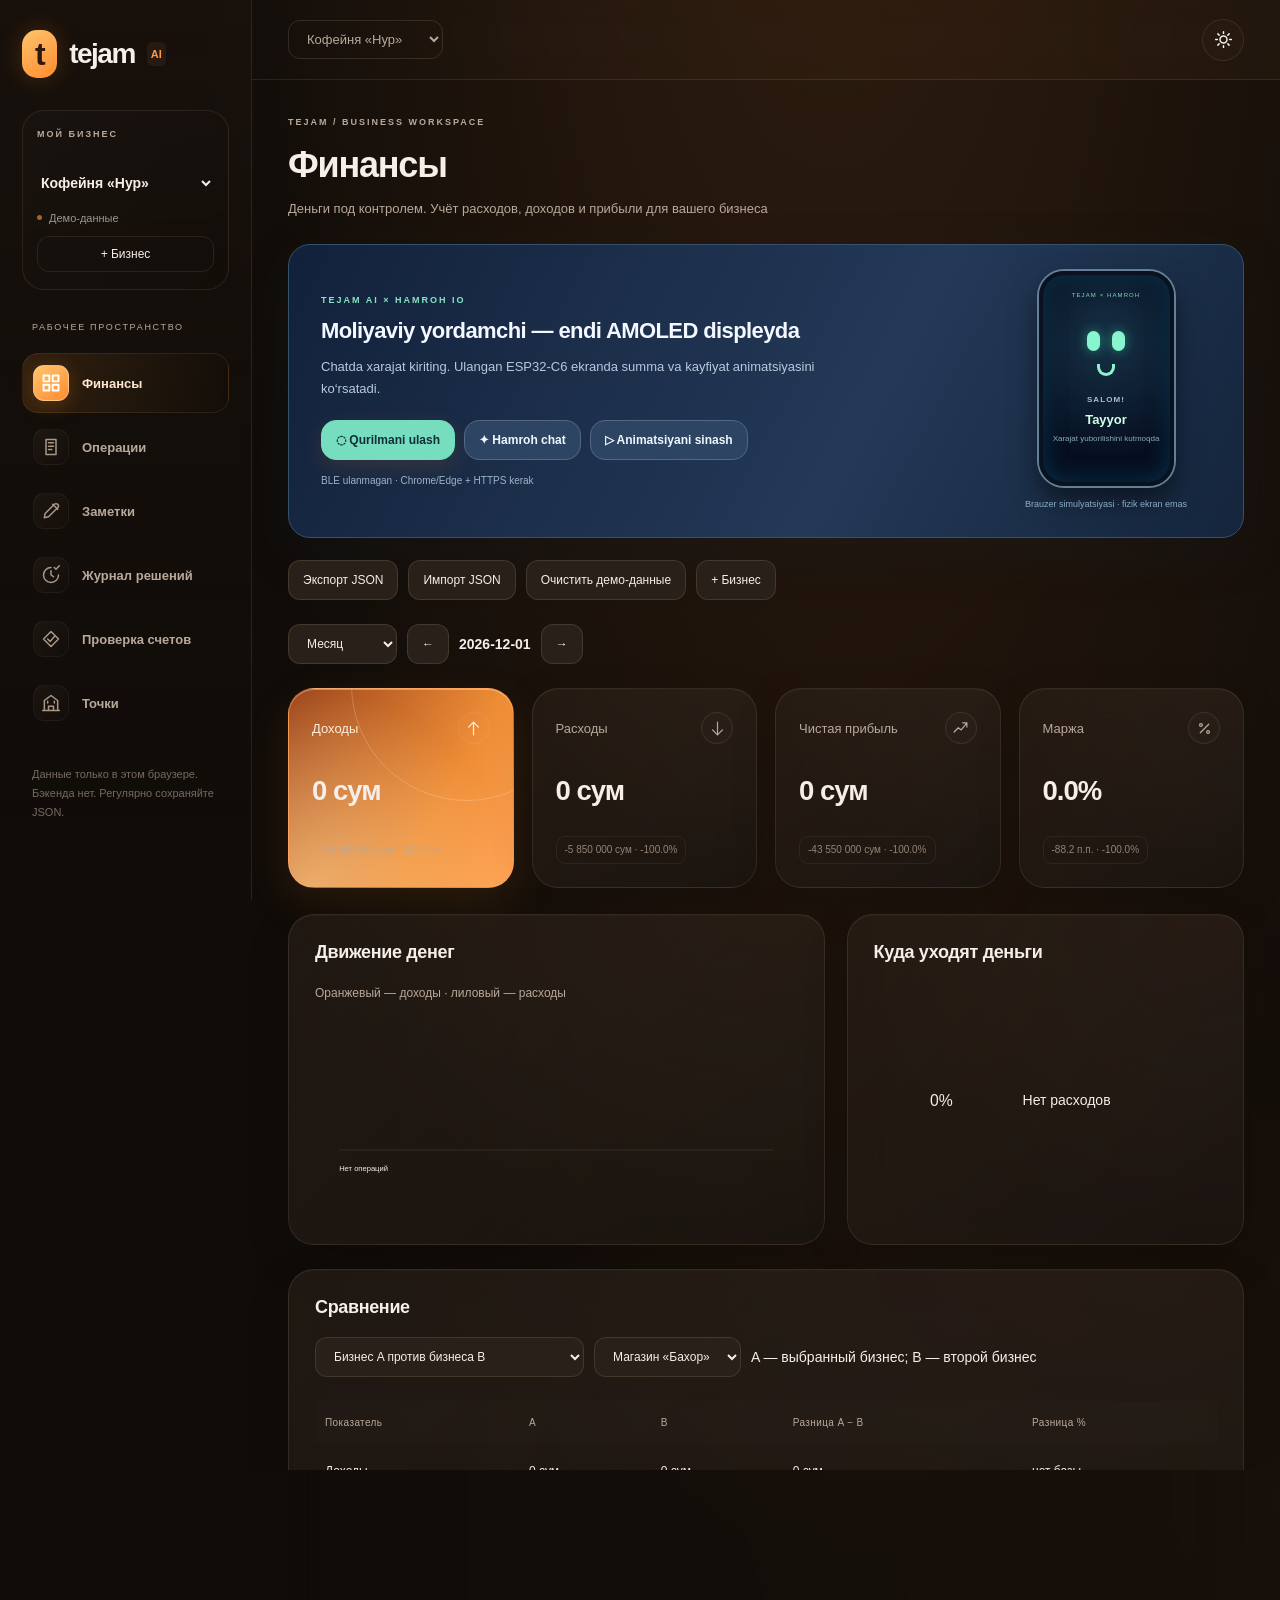
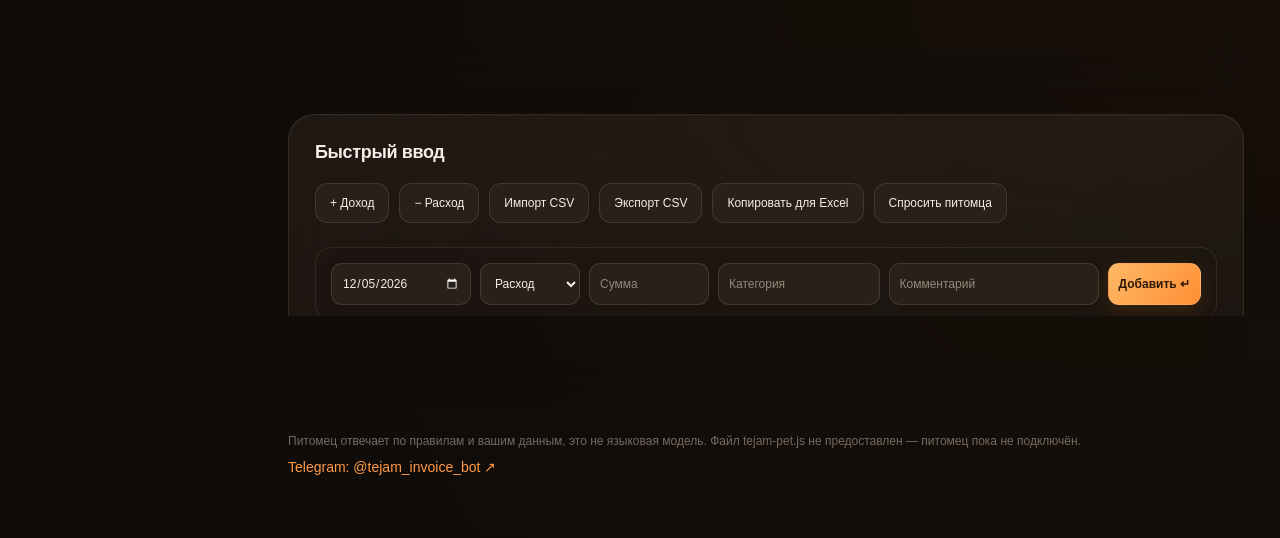
<file: index.html>
<!doctype html><html lang="ru"><head><meta charset="utf-8"><meta name="viewport" content="width=device-width,initial-scale=1"><title>Tejam AI · Финансы бизнеса</title><link rel="stylesheet" href="style.css"><link rel="stylesheet" href="stage.css"><link rel="stylesheet" href="polish.css"><link rel="stylesheet" href="finance.css"><link rel="stylesheet" href="hamroh.css"></head><body><div id="app"></div><script src="tejam-pet.js"></script><script type="module" src="app.js"></script></body></html>
</file>
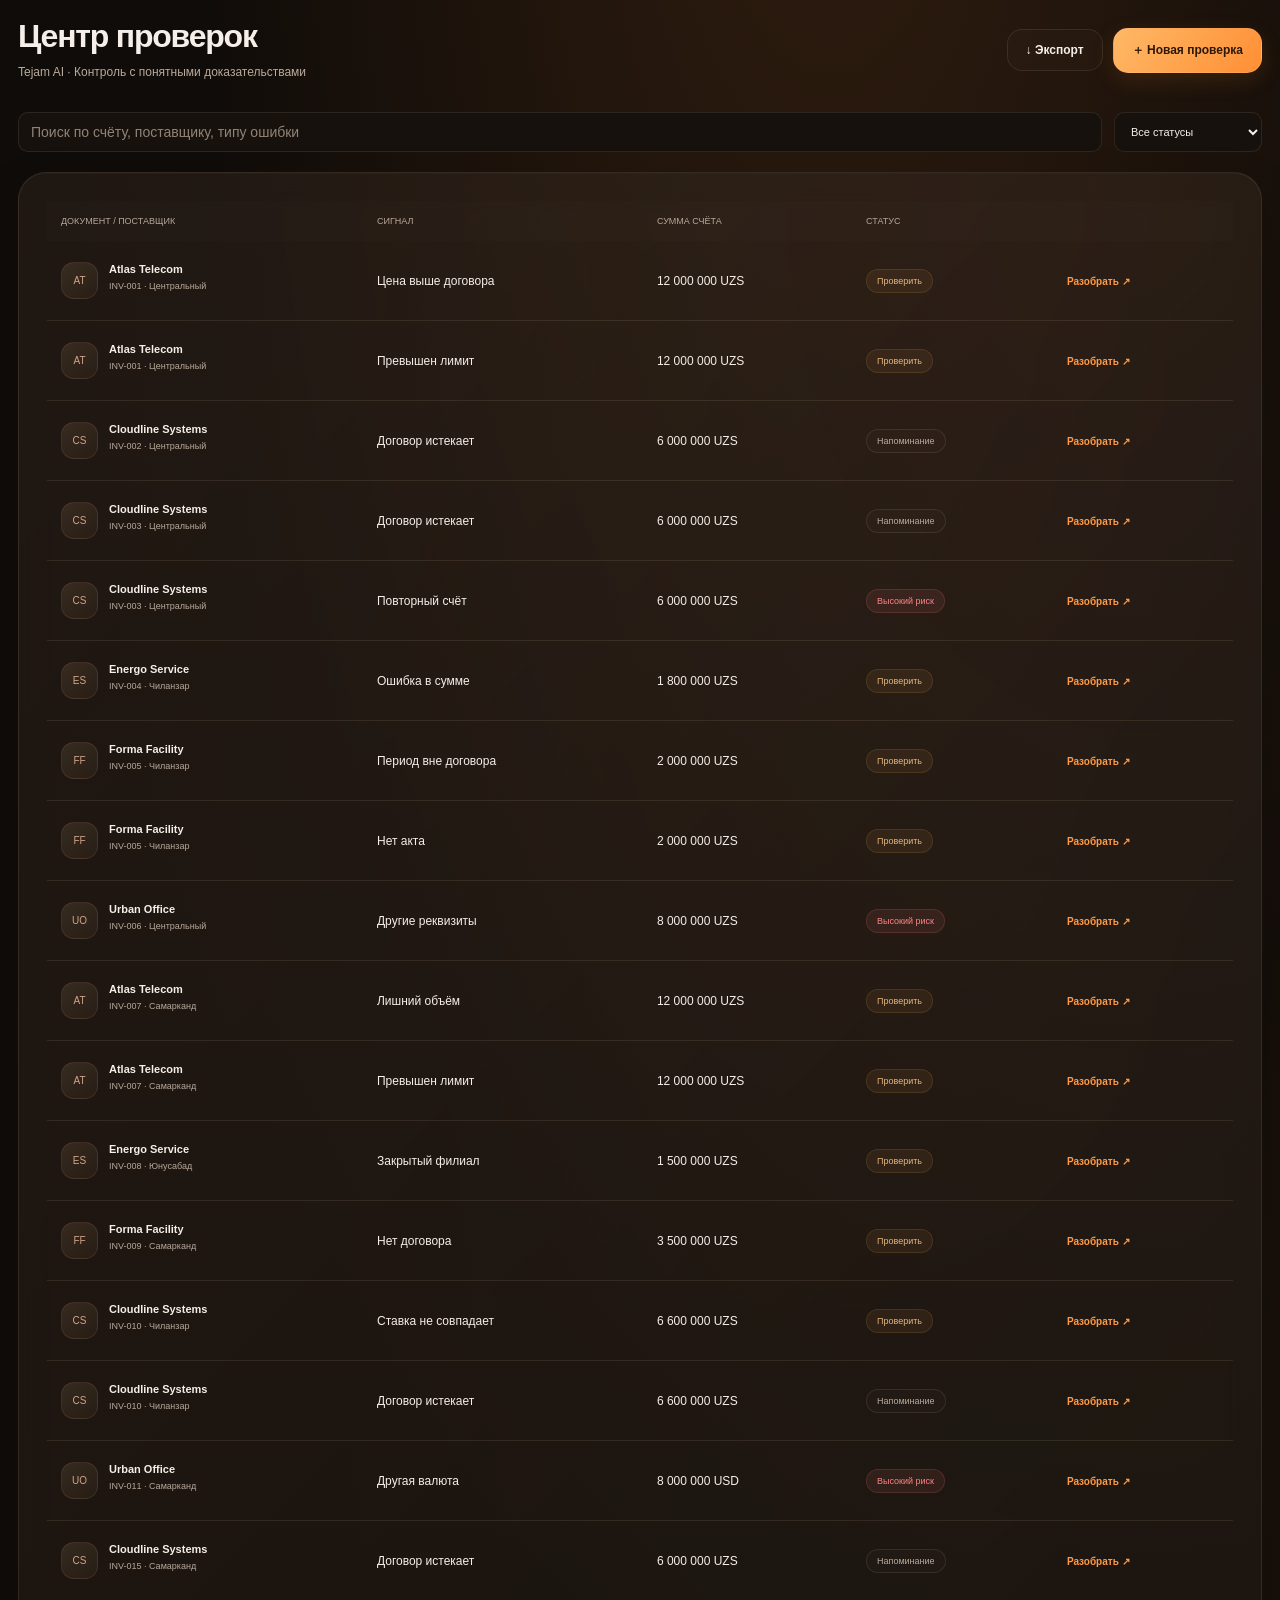
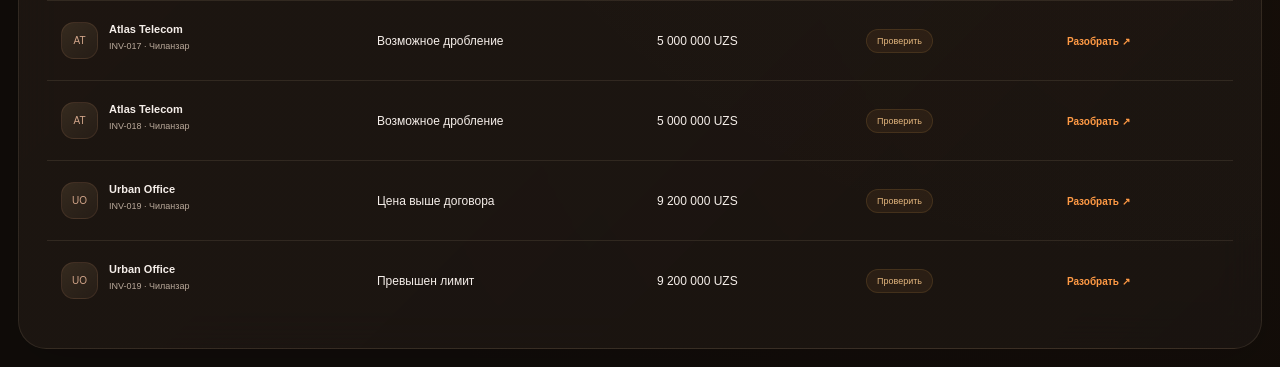
<file: checks/index.html>
<!doctype html><html lang="ru"><head><meta charset="UTF-8"><meta name="viewport" content="width=device-width,initial-scale=1"><meta name="theme-color" content="#100b08"><title>Tejam AI · Контроль расходов</title><link rel="stylesheet" href="style.css"><link rel="stylesheet" href="stage.css"><link rel="stylesheet" href="polish.css"><script src="assets/qrcode.min.js"></script><script src="assets/pdf.min.js"></script></head><body><div id="app"></div><div id="assistantroot"></div><dialog id="modal"></dialog><div id="toast" role="status"></div><script type="module" src="app.js"></script></body></html>
</file>
<file: style.css>
:root{--blue:#245afa;--navy:#122441;--muted:#8290a6;--line:#e9edf4;--mint:#b8f1d6}*{box-sizing:border-box}body{margin:0;background:#f5f7fb;color:var(--navy);font:14px Manrope,Arial,sans-serif}button,input,select,textarea{font:inherit}button,a,input,select{outline-offset:4px}button{cursor:pointer;border:0;background:none;color:inherit}a{color:var(--blue);text-decoration:none}button:hover{filter:brightness(.96)}aside{position:fixed;inset:0 auto 0 0;width:230px;background:white;border-right:1px solid var(--line);padding:28px 18px;display:flex;flex-direction:column;z-index:5}.logo{font-size:28px;font-weight:800;letter-spacing:-1.5px;display:flex;align-items:center;gap:10px}.logo b{background:var(--blue);color:white;border-radius:12px;padding:0 13px;font-size:32px}.logo small{font-size:11px;letter-spacing:0;color:var(--blue);background:#edf2ff;padding:4px;border-radius:5px}.workspace{margin:30px 0 26px;padding:12px;border:1px solid var(--line);border-radius:12px;display:flex;gap:10px}.workspace small,.profile small{display:block;color:var(--muted);font-size:11px;margin-top:4px}.navlabel{font-size:10px;letter-spacing:1.8px;color:#97a2b4;margin:0 12px 10px}.nav button{display:flex;gap:12px;align-items:center;text-align:left;width:100%;padding:13px 12px;margin:3px 0;border-radius:9px;color:#738198;font-size:12px;font-weight:600}.nav button.active{background:#edf2ff;color:var(--blue)}.nav em{font-style:normal;font-size:17px;width:20px}.sidefoot{margin-top:auto;padding-top:30px}.sidepromo{background:#f0f5ff;border-radius:12px;padding:16px;font-size:12px;line-height:1.6}.sidepromo button{font-weight:800;color:var(--blue);padding:10px 0 0}.profile{border-top:1px solid var(--line);margin-top:20px;padding:18px 5px 0;display:flex;gap:12px;font-size:12px}.avatar{background:#e9def8;border-radius:50%;width:35px;height:35px;display:grid;place-items:center;color:#8b68ad}main{margin-left:230px}header{height:78px;display:flex;align-items:center;justify-content:space-between;padding:0 36px;border-bottom:1px solid var(--line);background:#ffffffb8;font-size:12px;color:#8b97aa}.live{color:#607888;display:flex;align-items:center;gap:8px}.dot{height:6px;width:6px;background:#28b787;border-radius:50%;display:inline-block}.content{padding:30px 36px;max-width:1600px;margin:auto}.pagehead{display:flex;align-items:center;justify-content:space-between;gap:20px;margin-bottom:25px}h1{font-size:28px;letter-spacing:-1px;margin:0 0 7px}h2{font-size:17px;letter-spacing:-.4px;margin:0}h3{font-size:15px;margin:0 0 8px}p{color:#78869b;line-height:1.7;margin:6px 0}.sub{font-size:12px;color:#8b97aa}.actions{display:flex;gap:10px;align-items:center}.btn{padding:12px 17px;border-radius:9px;background:white;border:1px solid #e1e7f0;font-size:12px;font-weight:700;display:inline-flex;align-items:center;justify-content:center;gap:8px}.btn.primary{background:var(--blue);color:white;border-color:var(--blue)}.btn.mint{background:var(--mint);color:#153c3c;border:0}.hero{position:relative;overflow:hidden;background:#101e39;border-radius:18px;color:white;padding:30px 34px;min-height:260px;display:flex;align-items:center}.hero img{position:absolute;width:55%;height:100%;right:0;top:0;object-fit:cover}.hero:after{content:'';position:absolute;inset:0;background:linear-gradient(90deg,#101e39 35%,transparent 85%);pointer-events:none}.hero-copy{position:relative;z-index:1;width:60%}.eyebrow{font-size:9px;letter-spacing:2px;font-weight:700;color:#a6c4eb;margin-bottom:14px;display:block}.hero h2{font-size:30px;line-height:1.3;letter-spacing:-1px}.hero p{font-size:12px;color:#a4b3cb;max-width:350px;margin:14px 0 20px}.kpis{display:grid;grid-template-columns:repeat(4,1fr);gap:16px;margin:22px 0}.kpi,.card{background:white;border:1px solid var(--line);border-radius:14px;padding:21px}.kpi .label{display:flex;justify-content:space-between;color:#7d8aa0;font-size:11px}.kpi strong{font-size:28px;letter-spacing:-1px;display:block;margin:13px 0 7px}.kpi small{font-size:10px;color:#94a0b2}.kpi:first-child{border-top:2px solid var(--blue)}.grid{display:grid;grid-template-columns:1.55fr 1fr;gap:20px;margin-bottom:20px}.cardhead{display:flex;justify-content:space-between;align-items:center;margin-bottom:22px}.tag{display:inline-flex;padding:5px 9px;border-radius:6px;background:#f1f4fa;color:#7c89a0;font-size:10px}.tag.high{background:#fff0ed;color:#d97464}.tag.medium{background:#fff7e7;color:#b78b37}.tag.low,.tag.confirmed{background:#eaf8f2;color:#389b78}.tag.dismissed{background:#eef2f7;color:#7e8b9c}.bars{height:180px;display:flex;align-items:flex-end;gap:18px;padding:0 10px;border-bottom:1px solid var(--line)}.baritem{flex:1;text-align:center;height:100%;display:flex;flex-direction:column;justify-content:flex-end;align-items:center;position:relative}.baritem .bar{width:60%;border-radius:7px 7px 0 0;background:#b9ccff;min-height:8px}.baritem:nth-child(2) .bar{background:var(--blue)}.baritem small{position:absolute;bottom:-23px;font-size:9px;color:#8390a6}.baritem span{font-size:9px;color:#8491a8;margin-bottom:7px}.chartspace{padding-bottom:25px}.donut{width:155px;height:155px;border-radius:50%;background:conic-gradient(#245afa 0 65%,#abc0fa 65% 83%,#e8eefb 83%);display:grid;place-items:center}.donut>div{background:white;width:117px;height:117px;border-radius:50%;display:flex;flex-direction:column;justify-content:center;align-items:center}.donut b{font-size:28px}.donut small{font-size:9px;color:#8b97aa}.risk{display:flex;gap:30px;align-items:center;justify-content:center;padding:12px 0}.legend div{font-size:11px;margin:13px 0}.legend i{display:inline-block;width:7px;height:7px;border-radius:2px;background:var(--blue);margin-right:7px}.tablewrap{overflow:auto}table{width:100%;border-collapse:collapse;text-align:left;white-space:nowrap}th{font-size:10px;color:#8b98ad;font-weight:500;background:#f9fafc;padding:12px}td{padding:15px 12px;border-bottom:1px solid #f0f3f8;font-size:11px}td strong{font-size:11px}td small{display:block;font-size:9px;color:#99a4b5;margin-top:5px}tr:last-child td{border:0}.textbtn{font-size:11px;color:var(--blue);font-weight:700}.summary{display:flex;align-items:center;gap:18px;margin:17px 0}.summary .square{background:#edf3ff;border-radius:10px;padding:12px;color:var(--blue)}.summary p{font-size:11px}.bankcard{position:relative;min-height:210px;overflow:hidden;background:#152642;color:white;border-radius:14px;margin-top:18px}.bankcard img{width:100%;height:100%;position:absolute;object-fit:cover;opacity:.56}.bankcard>div{position:relative;padding:25px;background:linear-gradient(0deg,#102139b8,transparent)}.bankcard p{color:#d9e5f5;font-size:11px;max-width:220px}.footer{font-size:10px;color:#9aa5b6;margin-top:26px;display:flex;justify-content:space-between;gap:20px}.filters{display:flex;gap:12px;margin-bottom:20px;flex-wrap:wrap}input,select,textarea{border:1px solid #dfe5ef;border-radius:8px;padding:11px 12px;color:var(--navy);background:white;min-width:0}input[type=search]{flex:1;min-width:200px}label{display:flex;flex-direction:column;gap:7px;font-size:11px;color:#73829a}label input,label select{width:100%}.formgrid{display:grid;grid-template-columns:1fr 1fr;gap:16px}.formgrid .wide{grid-column:1/-1}.checks{display:grid;grid-template-columns:repeat(2,1fr);gap:14px}.checkrow{display:flex;gap:14px;align-items:center;padding:18px;border:1px solid var(--line);border-radius:12px}.checkrow input{width:17px;height:17px;accent-color:var(--blue)}.checkrow small{font-size:11px;color:#8b97a8}.vendorgrid{display:grid;grid-template-columns:repeat(3,1fr);gap:18px}.vendorlogo{background:#eef3ff;color:var(--blue);width:48px;height:48px;display:grid;place-items:center;border-radius:12px;font-weight:800;margin-bottom:20px}.dropzone{display:block;width:100%;padding:45px 20px;border:1.5px dashed #a5baf5;background:#f6f8ff;border-radius:14px;text-align:center}.dropzone b{display:block;font-size:18px;margin:15px}.dropzone p{font-size:12px}.steps{display:grid;grid-template-columns:repeat(3,1fr);gap:20px}.step{padding:25px}.step .num{font-size:36px;color:#c7d7ff;font-weight:800}.step p{font-size:12px;min-height:85px}.notice{padding:15px 18px;background:#edf3ff;border-radius:10px;font-size:12px;color:#6481b8;line-height:1.7;margin-bottom:20px}dialog{border:0;border-radius:18px;box-shadow:0 30px 100px #10244033;width:min(680px,94vw);padding:28px;max-height:90vh;color:var(--navy)}dialog::backdrop{background:#0c1c3d66;backdrop-filter:blur(5px)}dialog h2{margin-bottom:16px}.modalhead{display:flex;justify-content:space-between;align-items:start}.modalhead button{font-size:24px}dialog .actions{justify-content:flex-end;margin-top:20px;flex-wrap:wrap}dialog textarea{width:100%;min-height:85px;margin-top:15px}.evidence{background:#f5f7fb;border-radius:10px;padding:20px;margin:20px 0;font-size:13px;line-height:1.8}.empty{text-align:center;padding:40px;color:#8b97aa}#toast{position:fixed;bottom:25px;left:50%;transform:translateX(-50%);background:#152b48;color:white;padding:14px 23px;border-radius:10px;z-index:30;display:none;font-size:12px}.mobilemenu{display:none}.about p,.about li{font-size:13px;line-height:1.9}.about li{margin-bottom:8px}.docpreview{white-space:pre-wrap;font:12px monospace;background:#f5f7fb;padding:18px;border-radius:10px;max-height:200px;overflow:auto}@media(min-width:1500px){.hero{min-height:300px}.hero h2{font-size:38px}}@media(max-width:1100px){.content{padding:25px}.grid{grid-template-columns:1.4fr 1fr}.hero h2{font-size:26px}.risk{gap:15px}.kpi strong{font-size:23px}.vendorgrid{grid-template-columns:repeat(2,1fr)}}@media(max-width:960px){aside{width:78px;padding:25px 12px}.logo>span,.logo small,.workspace,.navlabel,.nav span,.sidefoot{display:none}.logo b{padding:0 12px}.nav{margin-top:30px}.nav button{justify-content:center}.nav em{font-size:21px}main{margin-left:78px}.grid{grid-template-columns:1fr}.kpis{gap:10px}.kpi{padding:15px}.steps{grid-template-columns:1fr}.step p{min-height:0}}@media(max-width:680px){aside{display:none}aside.open{display:flex;width:230px;box-shadow:20px 0 100px #10244044}aside.open .logo>span,aside.open .logo small,aside.open .workspace,aside.open .navlabel,aside.open .nav span,aside.open .sidefoot{display:block}aside.open .nav button{justify-content:flex-start}aside.open .nav{margin:0}main{margin-left:0}header{padding:0 18px;height:65px}.mobilemenu{display:inline-block;font-size:20px;margin-right:10px}.content{padding:22px 16px}.pagehead{align-items:start;flex-wrap:wrap;gap:12px}h1{font-size:26px}.hero{padding:25px;min-height:330px;align-items:start}.hero-copy{width:92%}.hero h2{font-size:27px;max-width:250px}.hero img{width:80%;height:70%;top:auto;bottom:-40px;right:-60px}.hero:after{background:linear-gradient(120deg,#101e39 30%,transparent)}.hero p{max-width:230px}.kpis{grid-template-columns:1fr 1fr}.kpi strong{font-size:25px}.checks,.vendorgrid,.formgrid{grid-template-columns:1fr}.formgrid .wide{grid-column:auto}.card{padding:18px}.footer{flex-direction:column;gap:5px}.live{font-size:9px}.risk{justify-content:space-around}.actions{flex-wrap:wrap}.btn{padding:11px 14px}}
.grid>*{min-width:0}.card{min-width:0}.hero img{mask-image:linear-gradient(90deg,transparent,#000 25%)}@media(max-width:680px){header>div{max-width:60%}.hero img{opacity:.65}.hero p{color:#bac7db}.bars{gap:9px}.baritem small{font-size:8px}}
.bankcard .btn{color:#122441}
</file>
<file: stage.css>
:root{--blue:#ff9565;--navy:#f5eee9;--muted:#ac9b90;--line:#ffffff13;--mint:#ffb18b;--bg:#130e0b;--panel:#231b17;--panel2:#30231c;--text:#f5eee9;--soft:#b6a397;--stroke:#ffffff16;--orange:#ff9565;--success:#d7f78a;--danger:#fa8585;--input:#1b1410;color-scheme:dark}
:root[data-theme=light]{--navy:#352319;--bg:#f3ece5;--panel:#fffaf5;--panel2:#f0dfd1;--text:#352319;--soft:#826b5b;--muted:#826b5b;--line:#63462a1a;--stroke:#63462a25;--input:#fff9f3;--success:#526c19;--danger:#b72d3b;color-scheme:light}
body{background:radial-gradient(ellipse at 85% 0,#9c503025,transparent 45%),var(--bg);color:var(--text)}button,a,input,select,textarea{transition:background .18s,color .18s,box-shadow .18s}button:focus-visible,a:focus-visible,input:focus-visible,select:focus-visible,textarea:focus-visible{outline:2px solid var(--orange);outline-offset:4px}p{color:var(--soft)}aside{background:linear-gradient(140deg,#ffffff02,transparent),var(--bg);border-color:var(--stroke);padding:30px 18px;width:225px}.logo b{background:linear-gradient(130deg,#ffc17d,#f47c58);color:#30180c;box-shadow:0 6px 25px #e9784220}.logo small{color:var(--orange);background:#ff956512}.workspace{background:#ffffff02;border-color:var(--stroke);color:var(--soft);font-size:11px;margin:30px 0;padding:14px 10px}.workspace b{color:var(--text)}.workspace small{font-size:9px}.navlabel{font-size:9px;color:var(--soft)}.nav button{color:var(--soft);font-size:11px;border:1px solid transparent;padding:12px 10px}.nav button:hover{background:#ff956508;color:var(--text)}.nav button.active{color:var(--orange);background:linear-gradient(90deg,#ff95651d,#ff956505);border-color:#ff95651d}.nav em{display:flex;align-items:center;justify-content:center}.sidepromo{background:linear-gradient(125deg,#ff956514,transparent);border:1px solid var(--stroke);border-radius:17px;color:var(--soft);font-size:11px}.sidepromo b{color:var(--text)}.sidepromo button,.textbtn,a{color:var(--orange)}.profile{border-color:var(--stroke)}.avatar{background:#ff956519;color:var(--orange)}main{margin-left:225px}header{background:#ffffff01;border-color:var(--stroke);height:80px;color:var(--soft);padding:0 34px;backdrop-filter:blur(12px)}.toptools{display:flex;align-items:center;gap:18px}.live{color:var(--soft);font-size:10px}.dot{background:var(--orange)}.themebtn{border:1px solid var(--stroke);background:var(--panel);border-radius:50%;height:36px;width:36px;display:grid;place-items:center;color:var(--soft)}.content{padding:32px 34px;max-width:1600px}.pagehead{margin-bottom:22px}h1{font-size:29px;font-weight:600;letter-spacing:-1px}.sub{color:var(--soft);font-size:11px}h2{font-weight:600;font-size:16px}.btn{border-color:var(--stroke);background:#ffffff04;color:var(--text);border-radius:11px;font-weight:600;padding:11px 15px;font-size:11px}.btn.primary{background:linear-gradient(120deg,#ffa669,#f17e5b);color:#2a170e;border:1px solid #ffbb8a30;box-shadow:0 5px 18px #f2814b15}.btn.mint{background:var(--orange);color:#2b170f}.btn:hover{box-shadow:0 6px 22px #00000018;filter:brightness(1.06)}.card,.kpi{background:linear-gradient(135deg,#ffffff04,#ffffff00),var(--panel);border:1px solid var(--stroke);border-radius:22px;box-shadow:0 16px 40px #00000018;backdrop-filter:blur(20px);padding:24px}.cardhead{margin-bottom:22px}.cardhead .eyebrow{margin-bottom:8px}.eyebrow{font-size:8px;letter-spacing:2px;color:var(--soft)}.dashwelcome{display:flex;justify-content:space-between;align-items:center;margin:7px 0 22px}.dashwelcome>.eyebrow{margin:0}.pillnav{background:#ffffff04;border:1px solid var(--stroke);border-radius:30px;padding:5px;display:flex;gap:3px}.pillnav button{padding:9px 15px;border-radius:20px;font-size:10px;color:var(--soft)}.pillnav .selected{background:#f0d3bc;color:#2a1c15}.kpis{margin:0 0 11px;gap:15px}.kpi{padding:20px;overflow:hidden;position:relative;min-height:151px}.kpi:first-child{border:1px solid #ffad7840}.kpi.gradient{background:radial-gradient(ellipse at 0% 100%,#ffd1ac99,transparent 65%),linear-gradient(120deg,#a44732,#ec7754 65%,#c25137);color:#fff5ea}.kpi.gradient .label,.kpi.gradient small{color:#ffe3d2}.kpi.gradient:after{content:'';position:absolute;width:170px;height:170px;right:-70px;top:-70px;border-radius:50%;border:1px solid #ffffff22;box-shadow:0 0 0 22px #ffffff06,0 0 0 44px #ffffff04;pointer-events:none}.kpi .label{color:var(--soft);font-size:11px;align-items:center}.metricicon{border:1px solid #ffffff17;border-radius:50%;width:27px;height:27px;display:grid;place-items:center}.metricicon svg{width:14px;height:14px}.kpi strong{font-size:32px;font-weight:500;letter-spacing:-1.2px;margin:12px 0}.kpibottom{display:flex;align-items:center;justify-content:space-between;gap:8px}.kpi small{font-size:9px;color:var(--soft)}.percent{font-size:9px;padding:3px 6px;border:1px solid #e5bca533;border-radius:5px;white-space:nowrap;color:inherit;background:#ffffff08}.metricnote{font-size:10px;color:var(--soft);margin:10px 0 23px;line-height:1.8}.analyticsgrid{display:grid;grid-template-columns:minmax(0,1.65fr) minmax(0,1fr);gap:20px;margin-bottom:20px}.area-wrap{position:relative;padding-top:35px}.area{display:block;width:100%;height:auto;color:var(--text);overflow:visible}.charttip{position:absolute;right:5%;top:0;border:1px solid var(--stroke);background:var(--panel2);border-radius:10px;padding:10px 13px;display:flex;gap:13px;align-items:center;box-shadow:0 8px 25px #00000020;font-size:12px;pointer-events:none}.charttip small{font-size:10px;color:var(--soft)}.chartpoint{cursor:pointer}.chartpoint:focus{outline:none;stroke:var(--orange);stroke-width:1}.chartcaption{display:flex;justify-content:space-between;gap:15px;color:var(--soft);font-size:9px;margin-top:8px}.summarycard{background:radial-gradient(ellipse at 100% 0,#ce754a33,transparent 65%),var(--panel);display:flex;flex-direction:column;justify-content:space-between}.roundicon{width:35px;height:35px;border:1px solid var(--stroke);border-radius:50%;display:grid;place-items:center;color:var(--orange)}.summarycard .cardhead{margin-bottom:5px}.summarycard p{font-size:12px}.bigmoney{font-size:37px;font-weight:500;letter-spacing:-1.5px;margin:10px 0}.bigmoney small{font-size:13px;font-weight:400;letter-spacing:0;color:var(--soft)}.returnline{display:flex;justify-content:space-between;font-size:10px;padding:15px 0;margin-top:8px;border-top:1px solid var(--stroke)}.returnline b{color:var(--success)}.summarycard>.btn{justify-content:space-between;margin:5px 0 10px}.summarycard>small{font-size:9px;color:var(--soft)}.splitcontent{display:flex;align-items:center;gap:30px;justify-content:space-around;padding:10px 0}.donut{width:180px;height:180px;flex-shrink:0}.donut>div{width:145px;height:145px;background:var(--panel);gap:3px}.donut b{font-size:24px;font-weight:500}.donut small{color:var(--soft);font-size:10px}.splitlegend{min-width:180px}.splitlegend>div{display:grid;grid-template-columns:1fr auto;gap:6px 20px;font-size:11px;padding:8px 0}.splitlegend span{color:var(--soft)}.splitlegend i{display:inline-block;height:7px;width:7px;border-radius:50%;margin-right:7px}.splitlegend small{grid-column:1/-1;color:var(--soft);font-size:9px;padding-left:14px}.bars{height:175px;padding:0 7px;gap:16px;border-color:var(--stroke)}.baritem .bar,.baritem:nth-child(2) .bar{width:65%;background:linear-gradient(0deg,#6f4537,#a3664c);border:1px solid #dca57a16;border-radius:12px 12px 4px 4px}.baritem .bar.highlight{background:linear-gradient(0deg,#ed7852,#ffd0a2);box-shadow:0 0 30px #fc8f5020}.baritem span,.baritem small{color:var(--soft)}.baritem span{font-size:10px}.baritem small{font-size:9px}.dashboardbottom{display:flex;justify-content:space-between;align-items:center;gap:20px;padding:25px 5px;margin-top:8px}.dashboardbottom b{font-size:12px;font-weight:500}.dashboardbottom p{font-size:11px}.tag{background:#b8947610;color:#d6b49d;border:1px solid #b894761c;border-radius:20px;font-size:9px;padding:5px 9px}.tag.high{background:#ef757518;color:var(--danger);border-color:#ef75752a}.tag.medium{background:#f8ae5412;color:#e5b77e;border-color:#f8ae5420}.tag.low{background:#ffffff04;color:var(--soft);border-color:var(--stroke)}.tag.confirmed{color:var(--success);background:#b8d8640d;border-color:#b8d8642b}.tag.dismissed{background:#ffffff04;color:var(--soft)}.tag.requested{background:#e3ac7810;color:#d7ae87}.sim{font-size:9px;font-weight:400;letter-spacing:0;display:inline-block;border:1px solid var(--stroke);background:#ffffff05;border-radius:5px;padding:3px 6px;color:var(--soft);vertical-align:middle}table{color:var(--text)}th{background:#ffffff02;color:var(--soft);padding:12px;font-size:9px}td{border-color:var(--stroke);font-size:11px;padding:17px 12px}td small{color:var(--soft)}td .textbtn{font-size:10px}.tableavatar{float:left;display:grid;place-items:center;width:33px;height:33px;border-radius:11px;margin-right:11px;background:#df9b7215;border:1px solid #df9b7220;color:#d2a58a;font-size:10px}.tablewrap tr:hover{background:#ffffff02}.notice{background:#e8a47908;color:var(--soft);border:1px solid #e8a47918;border-radius:16px;font-size:11px;padding:17px 20px}.footer{color:var(--soft);font-size:9px;padding-bottom:20px}input,select,textarea{background:var(--input);border-color:var(--stroke);color:var(--text);border-radius:10px}input::placeholder,textarea::placeholder{color:var(--soft);opacity:.75}label{color:var(--soft)}.filters select{font-size:11px}.checkrow{border-color:var(--stroke);background:#ffffff02}.checkrow input{accent-color:var(--orange)}.checkrow small{color:var(--soft)}.vendorgrid{grid-template-columns:repeat(3,minmax(0,1fr))}.vendorlogo{background:#ff956512;color:var(--orange);border:1px solid #ff956520}.evidence{background:var(--input);color:var(--text);border:1px solid var(--stroke);border-radius:15px}.evidence blockquote{margin:15px 0;border-left:2px solid var(--orange);padding:12px 15px;background:#ff956509;color:var(--soft);font-size:12px}.hero{background:radial-gradient(ellipse at 90% 50%,#a0492f55,transparent 70%),var(--panel2);border:1px solid var(--stroke);border-radius:24px}.hero img,.hero:after{display:none}.hero-copy{width:100%}.hero h2{color:var(--text)}.hero p{color:var(--soft)}.hero .eyebrow{color:var(--orange)}.step .num{color:#e99c6c;font-weight:500}.dropzone{background:#ff956506;border-color:#ff956555;color:var(--text)}.dropzone>span{color:var(--orange)!important}.dropzone p{color:var(--soft)}.empty{color:var(--soft)}.about p,.about li{color:var(--soft)}.about h3{margin-top:24px}.bankcard{display:none}
.moduleintro{display:flex;justify-content:space-between;align-items:center;margin:25px 0}.moduleintro h2{font-size:26px;letter-spacing:-1px}.moduleintro p{font-size:12px}.contractcard .cardhead{margin-bottom:20px}.contractcard .vendorlogo{width:34px;height:34px;font-size:11px;margin:0;border-radius:10px}.contractcard p{font-size:11px}.contractprice{font-size:27px;margin:22px 0;font-weight:500;letter-spacing:-1px}.contractprice small{font-size:10px;color:var(--soft);letter-spacing:0}.contractterms{display:grid;grid-template-columns:1fr 1fr;gap:17px;margin-bottom:25px}.contractterms div{display:flex;flex-direction:column;gap:6px}.contractterms span{font-size:10px;color:var(--soft)}.contractterms b{font-size:11px;font-weight:500}.contractcard .actions{flex-wrap:nowrap}.contractcard .actions .primary{flex:1}.contractupload{margin-top:17px}.readergrid{display:grid;grid-template-columns:1.1fr 1fr;gap:24px;margin:22px 0}.sourcepaper{background:var(--input);border:1px solid var(--stroke);padding:18px;border-radius:15px;font-size:12px}.sourcepaper p{margin:0 0 10px;line-height:1.8;color:var(--soft)}mark{background:#ff956517;color:var(--text);padding:2px 3px;box-decoration-break:clone}.extracted>div{padding:12px 0;border-bottom:1px solid var(--stroke);display:flex;flex-direction:column;gap:6px}.extracted span{font-size:10px;color:var(--soft)}.extracted b{font-size:12px;font-weight:500;line-height:1.7}.contractlangs{justify-content:flex-start!important}.confirmcheck{display:flex;flex-direction:row;align-items:center;line-height:1.6;gap:12px}.confirmcheck input{width:18px;height:18px;flex-shrink:0}.docpreview{background:var(--input);color:var(--soft);white-space:pre-wrap;max-height:520px;font-size:11px;line-height:1.8}.formgrid textarea{margin:0;min-height:65px}.wide-modal{width:min(1000px,96vw)}
.branchgrid{display:grid;grid-template-columns:repeat(2,minmax(0,1fr));gap:20px}.branchvisual{height:150px;background:radial-gradient(ellipse at 65% 40%,#f9ab6e1f,transparent),#ffffff02;border:1px solid var(--stroke);position:relative;border-radius:15px;margin-bottom:22px;overflow:hidden;color:#bc8864}.branchvisual svg{position:absolute;height:125px;width:230px;right:5px;bottom:-8px;opacity:.5}.branchcode{position:absolute;top:18px;left:18px;font-size:10px;letter-spacing:2px;color:var(--soft)}.branchvisual .tag{position:absolute;left:17px;bottom:17px}.branch.closed .branchvisual{filter:grayscale(1);opacity:.5}.branch .cardhead{margin-bottom:0}.branch p{font-size:11px}.branchamount{display:block;font-size:29px;font-weight:500;margin:20px 0}.branchamount small{font-size:12px;color:var(--soft)}.branchmetrics{display:flex;gap:20px;color:var(--soft);font-size:11px;border-top:1px solid var(--stroke);padding:15px 0}.branch>.btn{margin-top:8px}
.recoveryhero{background:radial-gradient(ellipse at 0% 0,#bd6b4030,transparent 70%),var(--panel);display:flex;align-items:center;justify-content:space-between;gap:25px;margin-bottom:20px;padding:32px}.recoveryhero h2{font-size:27px;line-height:1.35;letter-spacing:-.8px}.recoveryhero p{font-size:12px}.recoveryhero strong{display:block;font-size:45px;font-weight:500;letter-spacing:-1.5px;margin:10px 0}.recoveryhero strong small{font-size:14px;color:var(--soft)}.recoveryhero>div>span:last-child{font-size:10px;color:var(--soft)}.funnel{display:grid;grid-template-columns:repeat(3,1fr);gap:18px;margin:22px 0}.funnel strong{font-size:28px;font-weight:500}.funnel strong small{font-size:12px;color:var(--soft)}.funnel p{font-size:11px}.successcard{background:linear-gradient(130deg,#b5dd7410,transparent),var(--panel);border-color:#bedc6a25}.successcard strong,.returned{color:var(--success)}.claimtext{min-height:320px!important;font-size:12px;line-height:1.8}
.chatfab{position:fixed;bottom:26px;right:26px;z-index:20;width:58px;height:58px;display:grid;place-items:center;border-radius:50%;background:linear-gradient(130deg,#ffc28b,#ef7956);color:#352015;box-shadow:0 8px 35px #0005;border:1px solid #ffbd8c70;animation:breathe 3s ease-in-out infinite}.chatfab svg{width:25px;height:25px}.chatfab.isopen{font-size:26px;animation:none}.chatpanel{position:fixed;right:26px;bottom:96px;width:400px;height:min(690px,calc(100dvh - 125px));z-index:21;display:flex;flex-direction:column;background:var(--panel);border:1px solid var(--stroke);border-radius:24px;box-shadow:0 30px 90px #0008;overflow:hidden}.chatheader{padding:20px;border-bottom:1px solid var(--stroke);display:flex;justify-content:space-between;align-items:center}.chatheader .eyebrow{margin-bottom:7px;font-size:7px}.chatheader h2{font-size:17px}.chatheader>button{font-size:25px;color:var(--soft)}.chatmessages{padding:18px;overflow-y:auto;flex:1;min-height:100px;display:flex;flex-direction:column;gap:12px;scroll-behavior:smooth}.chatmessage{padding:13px 15px;border-radius:15px;font-size:11px;line-height:1.8;overflow-wrap:anywhere}.chatmessage.assistant{background:#ff956509;border:1px solid #ff956514;color:var(--text);border-top-left-radius:4px;align-self:start}.chatmessage.user{background:#ffffff07;color:var(--soft);border:1px solid var(--stroke);align-self:end;border-top-right-radius:4px;max-width:90%}.chatlinks{display:flex;flex-wrap:wrap;gap:6px;margin-top:12px}.chatlinks button{font-size:10px;border:1px solid #ff956525;background:#ff956509;color:var(--orange);padding:5px 7px;border-radius:7px;text-align:left}.quicks{display:flex;gap:6px;padding:10px 16px;overflow-x:auto;flex-shrink:0}.quicks button{white-space:nowrap;font-size:9px;border:1px solid var(--stroke);padding:7px 9px;border-radius:20px;color:var(--soft)}#chatform{display:flex;gap:10px;padding:0 16px 12px}#chatinput{min-width:0;flex:1;font-size:11px;border-radius:25px;padding:12px 15px}#chatform button{border-radius:50%;width:40px;height:40px;background:var(--orange);color:#29180d;font-size:22px;flex-shrink:0}.telegramrow{padding:12px 18px;border-top:1px solid var(--stroke);display:flex;align-items:center;gap:15px}.telegramrow a{font-size:11px;font-weight:600}.telegramrow small{display:block;color:var(--soft);font-size:9px;line-height:1.7;margin-top:5px}#telegramqr{padding:8px;background:white;border-radius:7px;width:96px;height:96px;flex-shrink:0}#telegramqr img,#telegramqr canvas{max-width:100%;display:block}#toast{background:var(--panel2);color:var(--text);border:1px solid var(--stroke);z-index:100;max-width:min(90vw,600px);bottom:30px;box-shadow:0 10px 40px #0005}dialog{color:var(--text);background:var(--panel);border:1px solid var(--stroke);border-radius:24px;box-shadow:0 30px 100px #0009}dialog::backdrop{background:#080503bb;backdrop-filter:blur(8px)}dialog h2{font-weight:600}dialog p{font-size:12px}dialog textarea{background:var(--input)}.modalhead>h2{font-size:12px;color:var(--soft)}.bottomnav,.drawerclose{display:none}.tablewrap{max-width:100%}.grid>*,.card,.analyticsgrid>*{min-width:0}:root[data-theme=light] .tag{color:#8b5a37}:root[data-theme=light] .tag.high{color:#b13035}:root[data-theme=light] .tag.confirmed{color:#526c19}:root[data-theme=light] .tag.medium{color:#94621e}
@keyframes breathe{50%{box-shadow:0 8px 35px #0005,0 0 0 7px #ff9d7310}}@media(prefers-reduced-motion:reduce){*{animation:none!important;scroll-behavior:auto!important;transition:none!important}}
@media(max-width:1200px){.content{padding:28px 24px}.kpi{padding:16px}.kpi strong{font-size:27px}.splitcontent{gap:18px}.donut{width:145px;height:145px}.donut>div{width:115px;height:115px}.donut b{font-size:20px}.splitlegend{min-width:150px}.vendorgrid{grid-template-columns:repeat(2,minmax(0,1fr))}.kpibottom{flex-wrap:wrap}.analyticsgrid{grid-template-columns:minmax(0,1.4fr) minmax(0,1fr)}}
@media(max-width:960px){aside{width:78px;padding:25px 12px}main{margin-left:78px}.analyticsgrid{grid-template-columns:1fr}.summarycard{min-height:275px}.kpis{grid-template-columns:repeat(2,minmax(0,1fr))}.kpi strong{font-size:32px}.splitcontent{justify-content:center;gap:60px}.splitlegend{min-width:220px}.donut{width:190px;height:190px}.donut>div{width:150px;height:150px}.donut b{font-size:25px}.dashwelcome>.eyebrow{display:none}.dashwelcome{justify-content:flex-end}.funnel strong{font-size:23px}.recoveryhero{padding:25px}.recoveryhero strong{font-size:36px}}
@media(max-width:680px){aside{display:none}aside.open{display:flex;width:255px;padding:26px 20px;z-index:45;box-shadow:0 0 0 100vmax #0008;overflow-y:auto}.drawerclose{display:block;position:absolute;top:20px;right:12px;color:var(--soft);font-size:10px}.nav{flex:1}.sidefoot{padding-top:15px}.logo{font-size:25px}main{margin:0}header{height:68px;padding:0 17px;gap:8px;font-size:9px}.toptools{gap:9px}.toptools .live{display:none}.mobilemenu{font-size:20px}.content{padding:23px 16px 120px}.pagehead{gap:17px;margin-bottom:17px}h1{font-size:28px}.pagehead>.actions{width:100%;justify-content:flex-end}.pagehead .btn{font-size:10px;padding:10px 13px}.pagehead .sub{font-size:10px;line-height:1.7}.dashwelcome{margin:7px 0 20px;justify-content:flex-start}.pillnav{width:100%;justify-content:space-around}.pillnav button{font-size:10px;padding:9px 10px}.kpis{gap:11px}.kpi{border-radius:22px;padding:17px 14px;min-height:163px}.kpi .label{font-size:10px;min-height:30px;align-items:start;gap:5px}.metricicon{width:22px;height:22px;flex-shrink:0}.kpi strong{font-size:28px;margin:12px 0}.kpi small{font-size:8px}.percent{font-size:8px}.kpibottom{gap:6px}.metricnote{font-size:9px;margin:12px 0 20px}.card{padding:20px;border-radius:24px}.cardhead{gap:12px}.cardhead h2{font-size:15px}.cardhead .tag{font-size:8px;white-space:nowrap}.analyticsgrid{gap:16px;margin-bottom:16px}.areacard{padding:20px 14px}.area-wrap{padding-top:45px}.charttip{padding:8px 10px;gap:9px;font-size:11px}.chartcaption{font-size:8px;flex-wrap:wrap;gap:4px}.splitcontent{gap:18px;justify-content:space-between}.donut{width:128px;height:128px}.donut>div{width:101px;height:101px}.donut b{font-size:19px}.donut small{font-size:8px}.splitlegend{min-width:0;flex:1}.splitlegend>div{font-size:9px;gap:4px 8px;padding:6px 0}.splitlegend small{font-size:8px}.bars{gap:12px}.baritem small{font-size:8px}.dashboardbottom{align-items:start;flex-direction:column;padding:20px 4px}.tablewrap{margin:0 -5px;width:calc(100% + 10px)}td{padding:15px 10px}.vendorgrid,.branchgrid{grid-template-columns:1fr}.funnel{grid-template-columns:1fr;gap:12px}.funnel .card{display:grid;grid-template-columns:1fr auto;align-items:center;gap:8px 15px;padding:20px}.funnel .eyebrow{grid-column:1/-1;margin:0}.funnel p{margin:0}.funnel strong{font-size:27px}.recoveryhero{flex-direction:column;align-items:start;gap:24px}.recoveryhero strong{font-size:40px}.recoveryhero>div:last-child{padding-top:20px;border-top:1px solid var(--stroke);width:100%}.readergrid{grid-template-columns:1fr}.moduleintro{align-items:start}.moduleintro h2{font-size:24px}.contractprice{font-size:31px}.sourcepaper{padding:15px}.bottomnav{display:flex;position:fixed;z-index:15;left:14px;right:14px;bottom:calc(15px + env(safe-area-inset-bottom));height:66px;border-radius:25px;background:color-mix(in srgb,var(--panel) 90%,transparent);backdrop-filter:blur(25px);border:1px solid var(--stroke);box-shadow:0 15px 40px #0006;padding:6px;justify-content:space-around}.bottomnav button{display:flex;flex-direction:column;align-items:center;justify-content:center;gap:4px;font-size:8px;color:var(--soft);flex:1;border-radius:19px}.bottomnav button span{font-size:20px;line-height:1}.bottomnav button.active{background:#ff956515;color:var(--orange)}.chatfab{width:50px;height:50px;right:20px;bottom:calc(95px + env(safe-area-inset-bottom));z-index:18}.chatpanel{left:0;right:0;bottom:0;width:100%;height:min(700px,90dvh);border-radius:28px 28px 0 0;z-index:40;box-shadow:0 0 0 100vmax #0007;padding-bottom:env(safe-area-inset-bottom)}.chatpanel .chatheader{padding:19px 20px}.chatpanel .chatmessages{min-height:70px}.chatfab.isopen{display:none}.telegramrow{padding:9px 18px}.chatmessage{font-size:12px}#chatinput{font-size:12px}.quicks button{font-size:10px}.chatheader h2{font-size:18px}dialog{padding:22px 18px;max-height:90dvh;width:calc(100% - 22px)}dialog.wide-modal{width:calc(100% - 18px)}.claimtext{min-height:300px!important}#toast{bottom:170px;font-size:11px}.footer{margin-top:20px;font-size:8px}.formgrid{grid-template-columns:1fr}.formgrid .wide{grid-column:auto}}
</file>
<file: polish.css>
/* Amber glass: one visual language across navigation, cards and controls. */
:root{--bg:#100c09;--panel:#1b1511;--panel2:#302116;--orange:#ff9a45;--blue:#ff9a45;--soft:#b9a99a;--muted:#b9a99a;--stroke:#e5c3a31c;--input:#17110d}
body{background:radial-gradient(ellipse at 65% -20%,#a75c2638,transparent 55%),radial-gradient(ellipse at 100% 70%,#6d351014,transparent 55%),var(--bg)}
aside{width:222px;padding:32px 18px;background:linear-gradient(180deg,#261b1250,#100c09);border-right:1px solid var(--stroke)}
main{margin-left:222px}.content{max-width:1660px;margin:auto;padding:40px 38px}.pagehead{margin-bottom:30px}header{height:86px;padding:0 38px;background:linear-gradient(90deg,#ffffff02,#a5713110)}h1{font-size:32px;letter-spacing:-1.2px}.sub{font-size:12px;line-height:1.7}h2{font-size:18px}
.logo b{background:linear-gradient(145deg,#ffc46d,#ff8b2f);box-shadow:0 0 26px #ff962c35;border-radius:15px}.nav button{font-size:12px;padding:10px 8px;margin:5px 0;border-radius:16px;gap:13px}.nav em{width:34px;height:34px;border-radius:11px;background:linear-gradient(135deg,#ecd5bb0c,#ffffff02);border:1px solid #e5c3a30b;color:#ab9786;flex-shrink:0}.nav em svg{width:19px;height:19px;stroke-width:1.8}.nav button.active{color:#ffe8cf;border-color:#ffb1601a;background:linear-gradient(100deg,#e28a2425,transparent)}.nav button.active em{background:linear-gradient(145deg,#ffc56d,#ff8c31);color:#fff;box-shadow:0 4px 20px #ff962c38;border-color:#ffd8ac70}.nav button.active em svg{stroke-width:2.3}.nav button:hover em{color:#ffd8ad}.sidepromo{border-radius:22px;background:radial-gradient(ellipse at 95% 0,#c1753440,transparent 75%),#231a13}.workspace{margin:27px 0;background:#08060420;border-radius:18px}
.card,.kpi{border-radius:28px;background:radial-gradient(ellipse at 90% 0,#d69b6b0b,transparent 70%),linear-gradient(135deg,#30241c80,#1b1511dc);border-color:var(--stroke);box-shadow:inset 0 1px 0 #fff5e706,0 15px 45px #00000024;padding:28px}.kpis{gap:20px}.kpi{min-height:180px;padding:24px}.kpi strong{font-size:35px;margin:19px 0}.kpi .label{font-size:12px}.kpi.gradient{background:radial-gradient(ellipse at 10% 100%,#ffd39590,transparent 70%),linear-gradient(120deg,#9c461d,#ef8d36 65%,#ffa456);box-shadow:inset 0 1px 0 #ffe8c466,0 16px 45px #e8801620}.kpi.gradient:after{width:200px;height:200px;right:-85px;top:-90px}.metricicon{width:31px;height:31px;background:#ffffff04}.metricicon svg{height:16px;width:16px}.percent{border-radius:8px;padding:4px 7px}.metricnote{margin:15px 0 30px}.analyticsgrid{gap:24px;margin-bottom:24px}.cardhead{margin-bottom:26px}.areacard{padding:30px}.area-wrap{padding-top:48px}.charttip{border-radius:15px;padding:12px 15px;background:linear-gradient(135deg,#473021,#251a13);box-shadow:0 10px 30px #0005}.summarycard{background:radial-gradient(ellipse at 95% -5%,#ffbd7160,transparent 66%),linear-gradient(145deg,#7b411f,#2b1e15 70%);border-color:#e5ad6e3a;position:relative;overflow:hidden}.summarycard .bigmoney{font-size:42px}.summarycard .btn.primary{margin-top:16px}.summarycard .roundicon{background:#ffbd6420;border-color:#f5c28b30}.btn{padding:13px 18px;border-radius:15px;font-size:12px}.btn.primary{background:linear-gradient(125deg,#ffb866,#ff8f35);box-shadow:0 7px 22px #d9761728;color:#2d1808}.pillnav{padding:7px;gap:7px}.pillnav .selected{background:linear-gradient(135deg,#ffe0b5,#d8ad83);box-shadow:0 3px 12px #0002}.pillnav button{padding:10px 19px}.tag{padding:6px 10px}.eyebrow{font-size:9px;letter-spacing:2px}.bars{height:190px}.baritem .bar,.baritem:nth-child(2) .bar{background:linear-gradient(0deg,#57341f,#b57742);border-radius:14px 14px 5px 5px}.baritem .bar.highlight{background:linear-gradient(0deg,#df742d,#ffc67f);box-shadow:0 0 35px #f9973c25}.roundicon{border-radius:14px;background:#ffbd6408}.tableavatar{background:linear-gradient(145deg,#e1b77b22,#68503922);border-radius:13px;width:37px;height:37px}td{padding:21px 14px;font-size:12px}th{padding:15px 14px}.splitcontent{padding:20px 0}.notice{margin-bottom:24px;border-radius:20px;line-height:1.8}.branchgrid{gap:26px}.branchvisual{height:230px;border-radius:21px;background:#241b15;margin-bottom:25px}.branchvisual img{display:block;width:100%;height:100%;object-fit:cover;filter:saturate(.65);transition:transform .6s}.branch:hover .branchvisual img{transform:scale(1.035)}.branchvisual:after{content:'';position:absolute;inset:0;background:linear-gradient(180deg,#0005,transparent 45%,#130b09a6);pointer-events:none}.branchcode{z-index:1;color:white;top:20px;left:20px;text-shadow:0 1px 6px #000}.branchvisual .tag{z-index:1;color:#fff0e1;background:#1e160cbf;backdrop-filter:blur(12px);border-color:#ffffff36}.photocredit{position:absolute;right:16px;bottom:20px;z-index:1;color:#e4dbd3;font-size:9px}.branch.closed .branchvisual{opacity:.55;filter:grayscale(1)}.branchamount{font-size:34px}.branchmetrics{padding:18px 0}.branch .cardhead h2{font-size:21px}.branch .cardhead .roundicon{width:40px;height:40px}.branch p{font-size:12px}.branch>.btn{margin-top:12px}
.telegramfab{position:fixed;right:27px;bottom:98px;z-index:19;border-radius:50%;width:57px;height:57px;display:grid;place-items:center;background:linear-gradient(145deg,#302319,#17100c);border:1px solid #e7b87b55;color:#ffbd7b;box-shadow:0 8px 25px #0005}.telegramfab svg{width:24px;height:24px}.telegramfab span{position:absolute;right:68px;opacity:0;background:var(--panel2);color:var(--text);border:1px solid var(--stroke);border-radius:10px;font-size:11px;padding:8px 12px;pointer-events:none;transition:opacity .2s}.telegramfab:hover span,.telegramfab:focus-visible span{opacity:1}.chatfab{background:linear-gradient(135deg,#ffc46f,#ff8b2e)}.chatpanel{border-radius:29px;background:linear-gradient(155deg,#322219,#1a130f 60%);border-color:#ddb07830}.realbot{display:block;font-size:10px;font-weight:500;color:var(--text);margin-top:7px}.telegramrow{gap:13px;padding:15px 18px}.telegramrow small{font-size:10px;line-height:1.55}.telegramrow a{font-size:12px}.chatmessage .sim{margin-bottom:7px}.chatheader{padding:22px}.chatmessage{border-radius:18px}.themebtn{height:40px;width:40px;background:linear-gradient(145deg,#fff5e709,transparent)}
:root[data-theme=light] body{background:radial-gradient(ellipse at 80% 0,#efc89c66,transparent 60%),var(--bg)}:root[data-theme=light] aside{background:linear-gradient(180deg,#f6e8d8,#f2e9df)}:root[data-theme=light] .card,:root[data-theme=light] .kpi{background:linear-gradient(135deg,#fffaf5,#f3e8dc)}:root[data-theme=light] .kpi.gradient{background:linear-gradient(125deg,#b56530,#f5a257)}:root[data-theme=light] .summarycard{background:radial-gradient(ellipse at 100% 0,#ffd28d,transparent 70%),#edcfad}:root[data-theme=light] .chatpanel{background:linear-gradient(145deg,#fffaf3,#f0e1d2)}:root[data-theme=light] .charttip{background:#ffefd9}:root[data-theme=light] .nav button.active{color:#7f4217}:root[data-theme=light] .sidepromo{background:linear-gradient(130deg,#f4d8b8,#f9eee1)}:root[data-theme=light] .telegramfab{background:linear-gradient(140deg,#ffdcad,#f6ba78);color:#533113}
@media(max-width:1200px){.content{padding:30px 24px}.kpis{gap:14px}.kpi{padding:19px}.kpi strong{font-size:29px}.card{padding:24px}.branchvisual{height:210px}}
@media(max-width:960px){aside{width:84px;padding:28px 14px}main{margin-left:84px}.nav button{padding:8px;justify-content:center}.nav em{width:35px;height:35px}.nav button.active{background:none;border-color:transparent}.nav button.active em{box-shadow:0 5px 25px #ff962c40}.content{padding:32px}.summarycard{min-height:300px}.kpi strong{font-size:34px}}
@media(max-width:680px){main{margin:0}.content{padding:26px 18px 126px}header{height:72px;padding:0 18px}h1{font-size:29px}.pagehead{margin-bottom:23px}.card{padding:22px;border-radius:27px}.kpis{gap:12px}.kpi{padding:18px 15px;min-height:172px;border-radius:25px}.kpi strong{font-size:28px;margin:17px 0}.kpi .label{font-size:10px}.metricicon{width:24px;height:24px}.metricicon svg{width:14px;height:14px}.analyticsgrid{gap:20px;margin-bottom:20px}.areacard{padding:22px 15px}.pillnav{padding:6px;gap:2px}.pillnav button{padding:9px 12px}.summarycard{min-height:310px}.branchvisual{height:215px}.branchgrid{gap:23px}.branchamount{font-size:32px}.branchmetrics{font-size:12px}.branch p{font-size:11px}.telegramfab{width:48px;height:48px;bottom:calc(95px + env(safe-area-inset-bottom));right:80px}.telegramfab span{display:none}.chatfab{right:20px}.chatpanel{border-radius:29px 29px 0 0;height:min(740px,92dvh)}.telegramrow small{font-size:10px}.telegramrow a{font-size:11px}.realbot{font-size:10px}.nav button{justify-content:start}.nav button.active{background:linear-gradient(100deg,#e28a2425,transparent)}.nav em{width:34px;height:34px}.bottomnav button.active{background:linear-gradient(135deg,#ffbc6240,#ff8c3112)}.bottomnav{border-radius:27px}.bottomnav svg{stroke-width:1.8}.notice{font-size:11px}.eyebrow{font-size:8px}td{font-size:11px}.cardhead h2{font-size:16px}}
aside{overflow-y:auto;scrollbar-width:thin;scrollbar-color:#79604640 transparent}aside>.logo,aside>.workspace,aside>.navlabel,aside>.nav,aside>.sidefoot{flex-shrink:0}
</file>
<file: finance.css>
.businessbox{display:grid;gap:12px;margin:30px 0}.businessbox select{width:100%}.toolbar{display:flex;align-items:center;gap:10px;flex-wrap:wrap;margin:20px 0}button,select,input,textarea{font:inherit}input,select,textarea,.toolbar button,.businessbox button,.note button{background:var(--surface,#292019);color:inherit;border:1px solid #8d756444;border-radius:12px;padding:11px;min-width:0}select option{background:#2a211a;color:#fff}.localnote{font-size:12px;opacity:.6;line-height:1.7}.financegrid{display:grid;grid-template-columns:1.4fr 1fr;gap:20px}.card{margin-bottom:22px}.card svg{width:100%;max-height:280px}.kpi strong{font-size:clamp(20px,2.2vw,35px)}.kpi small{display:block;margin-top:14px;opacity:.75}.kpi:first-child{background:linear-gradient(125deg,#df7542,#a23e2f)}.ringrow{display:flex;align-items:center;gap:18px}.ringrow svg{width:150px;flex-shrink:0}.ringrow p{font-size:12px}.ringrow i{display:inline-block;width:8px;height:8px;border-radius:50%;margin-right:8px}.ringrow b{margin-left:8px}.quickrow{display:grid;grid-template-columns:1fr .8fr 1fr 1fr 1.3fr auto;gap:8px}.tablewrap input{width:100%;min-width:100px}.tablewrap td{max-width:230px}.tablewrap td strong{display:block;white-space:nowrap;margin-bottom:8px}.periodgrid{display:grid;grid-template-columns:repeat(3,1fr);gap:18px}.daycard{text-align:left;color:inherit;cursor:pointer}.minibar{height:5px;background:#8882;border-radius:5px}.minibar i{display:block;height:100%;background:#ff965d;border-radius:5px}.note{padding:20px 0;border-bottom:1px solid #8883}.note textarea,textarea{display:block;width:100%;min-height:80px;margin:12px 0}.mobilebar{display:none}#checksFrame{width:100%;height:1100px;border:0;border-radius:24px}main{min-width:0}.content{max-width:1600px}.tablewrap{overflow:auto;max-width:100%}body{overflow-x:hidden}header select{max-width:65%}.nav button{gap:13px}.nav em{font-style:normal;width:24px;text-align:center}.businessbox small{opacity:.6}#decisionform{display:flex;flex-wrap:wrap;gap:10px}html[data-theme=light] input,html[data-theme=light] textarea,html[data-theme=light] select{background:#fff;color:#292019}@media(max-width:1100px){.financegrid{grid-template-columns:1fr}.quickrow{grid-template-columns:repeat(2,1fr)}.periodgrid{grid-template-columns:repeat(2,1fr)}}@media(max-width:760px){aside{display:none!important}main{margin:0!important}.content{padding:18px 14px 140px!important}.kpis{grid-template-columns:repeat(2,minmax(0,1fr))!important;gap:10px}.kpi{padding:17px!important}.kpi strong{font-size:20px}.periodgrid{grid-template-columns:1fr}.ringrow{flex-wrap:wrap}.mobilebar{display:flex;position:fixed;bottom:10px;left:8px;right:8px;z-index:50;background:#211a16ee;border:1px solid #8d756444;border-radius:22px;padding:10px 3px;backdrop-filter:blur(20px)}.mobilebar button{background:none;border:0;color:#c7b4a6;flex:1;font-size:18px;padding:4px 0;min-width:0}.mobilebar small{display:block;font-size:9px;margin-top:5px}.mobilebar .active{color:#ff965d}.tablewrap table,.tablewrap tbody,.tablewrap tr,.tablewrap td{display:block;width:100%;max-width:none}.tablewrap thead{display:none}.tablewrap tr{padding:10px 0;border-bottom:1px solid #8883}.tablewrap td{padding:6px}.tablewrap input{min-width:0}.tablewrap th{display:inline-block;font-size:10px}.pagehead h1{font-size:34px}header{padding:14px!important}.card{padding:18px!important}.toolbar{gap:8px}.toolbar button{font-size:12px}.quickrow{grid-template-columns:1fr 1fr}}
/* Design repair: consistent rhythm, vector icons and quiet editable cells. */
:root{--space:24px}body{font-family:Inter,Manrope,-apple-system,BlinkMacSystemFont,'Segoe UI',sans-serif;line-height:1.5}aside{width:252px;padding:30px 22px;overflow-y:auto}main{margin-left:252px}.content{max-width:1480px;padding:36px 36px 60px}.logo{gap:12px}.businessbox{margin:32px 0 30px;padding:17px 14px;gap:10px;border:1px solid var(--stroke);border-radius:22px;background:linear-gradient(130deg,#ffffff04,#00000010)}.businessbox select{padding:8px 0;background:transparent;border:0;font-weight:600;font-size:14px}.businessbox .addBusiness{padding:8px;background:transparent;border:1px solid var(--stroke);font-size:12px}.demolabel{display:flex;gap:7px;align-items:center;font-size:11px}.demolabel i{height:5px;width:5px;border-radius:50%;background:#ff9a45}.navlabel{font-size:9px;letter-spacing:1.7px;margin:0 10px 14px}.nav button{padding:10px;gap:13px;min-height:60px;font-size:13px;margin:4px 0}.nav em{display:flex;align-items:center;justify-content:center;width:36px;height:36px;flex:0 0 36px}.nav em svg{width:20px;height:20px}.nav button span{text-align:left}.nav+ .localnote{margin:28px 10px 0;font-size:11px}.pagehead{margin:0 0 24px}.pagehead h1{font-size:36px;line-height:1.15;margin:9px 0 13px;letter-spacing:-1.2px}.pagehead .sub{max-width:640px;font-size:13px;color:var(--muted);margin:0}.eyebrow{display:block}header{height:80px;padding:0 36px;gap:14px}header .businessSelect{font-size:13px;padding:10px 14px;background:transparent}#theme{padding:0;width:42px;height:42px;border-radius:50%;display:grid;place-items:center}#theme svg{width:21px;height:21px}.toolbar{gap:10px;margin:18px 0 24px}.toolbar button,.toolbar select,.toolbar input{font-size:12px;padding:10px 14px;min-height:40px;border-radius:12px}.toolbar button:hover{border-color:#ffa65e77;background:#ffa65e0c}button{cursor:pointer}button:focus-visible,input:focus-visible,select:focus-visible,textarea:focus-visible{outline:2px solid #ffab63;outline-offset:3px}.kpis{grid-template-columns:repeat(4,minmax(0,1fr));gap:18px;margin:0 0 26px}.kpi{padding:23px;min-height:200px;display:flex;flex-direction:column;justify-content:space-between;position:relative;overflow:hidden;border-radius:26px}.kpilabel{display:flex;align-items:center;justify-content:space-between;gap:12px;color:var(--muted);font-size:13px}.metricicon{display:grid;place-items:center;border:1px solid var(--stroke);border-radius:50%;width:32px;height:32px;flex:0 0 32px}.metricicon svg{width:17px;height:17px}.kpi strong{font-size:clamp(21px,2.15vw,33px);letter-spacing:-1px;line-height:1.2;font-weight:600;margin:22px 0;white-space:nowrap}.kpi small{font-size:10px;line-height:1.6;margin:0;align-self:flex-start;border:1px solid var(--stroke);border-radius:9px;padding:5px 8px;max-width:100%}.kpi:first-child{background:radial-gradient(ellipse at 10% 100%,#ffd39599,transparent 70%),linear-gradient(120deg,#9c461d,#ef8d36 65%,#ffa456);box-shadow:inset 0 1px 0 #ffe8c466,0 16px 45px #e8801620}.kpi:first-child .kpilabel{color:#fff0dc}.kpi:first-child:after{content:'';position:absolute;width:230px;height:230px;border:1px solid #fff3;border-radius:50%;top:-120px;right:-70px;pointer-events:none}.financegrid{gap:22px;align-items:stretch;margin-bottom:24px;grid-template-columns:minmax(0,1.35fr) minmax(0,1fr)}.financegrid>.card{margin:0;min-width:0}.card{padding:26px;border-radius:26px;margin-bottom:24px}.card h2{font-size:18px;line-height:1.3;margin:0 0 18px;letter-spacing:-.35px}.card>p{font-size:12px;color:var(--muted);margin:0 0 16px}.ringrow{gap:14px;align-items:center;min-height:235px}.ringrow svg{width:135px}.ringrow>div{flex:1;min-width:0}.ringrow p{display:flex;align-items:center;margin:9px 0;font-size:11px;gap:6px}.ringrow b{margin-left:auto;white-space:nowrap}.ringrow i{flex-shrink:0;margin:0}.quickrow{grid-template-columns:140px 100px 120px minmax(120px,1fr) minmax(150px,1.3fr) auto;padding:15px;background:#00000012;border:1px solid var(--stroke);border-radius:17px;gap:9px;margin-bottom:20px}.quickrow input,.quickrow select,.quickrow button{font-size:12px;padding:10px;min-height:42px;width:100%;border-radius:11px}.tablewrap table{width:100%;border-collapse:collapse}.tablewrap th{font-size:10px;letter-spacing:.4px;font-weight:500;padding:12px 10px;color:var(--muted);text-align:left}.tablewrap td{padding:12px 10px;font-size:12px;vertical-align:middle}.tablewrap input,.tablewrap select{font-size:12px;padding:9px 7px;border-color:transparent;background:transparent;border-radius:8px;min-width:0;max-width:100%;height:36px}.tablewrap input:hover,.tablewrap select:hover{border-color:var(--stroke);background:#ffffff03}.tablewrap input:focus,.tablewrap select:focus{border-color:#ff9a4555;background:var(--input)}.editabletable table{table-layout:fixed}.editabletable th:nth-child(1){width:15%}.editabletable th:nth-child(2){width:11%}.editabletable th:nth-child(3){width:18%}.editabletable th:nth-child(4){width:20%}.editabletable th:nth-child(5){width:26%}.editabletable th:nth-child(6){width:10%}.tablewrap td strong{font-weight:600;font-size:12px;margin:0;line-height:1.4}.amountcell input{height:27px;font-size:10px;color:var(--muted);padding:2px 0}.tablewrap .textbtn{font-size:10px}.comparetable td{padding:18px 10px}.comparetable th{padding:14px 10px}.card .toolbar:last-child{margin-bottom:0}.periodgrid{gap:20px}.daycard{margin:0;min-height:185px}.daycard span{font-size:12px;color:var(--muted)}.daycard h2{margin:17px 0;font-size:26px}.note{padding:24px 0}.note small{font-size:11px;color:var(--muted)}.note textarea{font-size:13px;line-height:1.7;padding:14px}.note button{font-size:11px;margin-right:8px}.localnote{margin-top:24px}.mobilebar svg{width:20px;height:20px}.tablewrap{scrollbar-width:thin}html[data-theme=light] .kpi:first-child{color:#3c210f}html[data-theme=light] .kpi:first-child .kpilabel{color:#57311a}html[data-theme=light] .businessbox{background:#fff9}html[data-theme=light] .tablewrap input,html[data-theme=light] .tablewrap select{background:transparent}html[data-theme=light] .mobilebar{background:#fff5edee}html[data-theme=light] .mobilebar button{color:#665446}html[data-theme=light] .mobilebar .active{color:#ad4e15}@media(min-width:761px) and (max-width:1250px){aside{width:220px;padding:26px 16px}main{margin-left:220px}.content{padding:28px 24px}.kpis{grid-template-columns:repeat(2,minmax(0,1fr))}.financegrid{grid-template-columns:1fr}.quickrow{grid-template-columns:repeat(3,minmax(0,1fr))}.kpi strong{font-size:30px}.ringrow svg{width:160px}}@media(max-width:760px){.content{padding:24px 16px 130px!important}header{height:68px;padding:12px 16px!important}.pagehead h1{font-size:30px}.pagehead .sub{font-size:12px;line-height:1.6}.pagehead{margin-bottom:20px}.kpis{gap:12px!important;margin-bottom:20px}.kpi{min-height:167px;padding:17px!important;border-radius:22px}.kpilabel{font-size:11px;gap:5px}.metricicon{width:26px;height:26px;flex-basis:26px}.kpi strong{font-size:clamp(16px,4.4vw,23px);margin:17px 0;letter-spacing:-.6px}.kpi small{font-size:9px;padding:4px 5px}.financegrid{grid-template-columns:1fr;gap:18px}.card{padding:20px!important;border-radius:22px;margin-bottom:20px}.ringrow{flex-wrap:nowrap;min-height:200px}.ringrow svg{width:110px}.ringrow p{font-size:10px}.quickrow{grid-template-columns:repeat(2,minmax(0,1fr));padding:12px;gap:10px}.quickrow [name=comment]{grid-column:1/-1}.quickrow button{grid-column:1/-1}.editabletable tr{display:grid;grid-template-columns:1fr 1fr;gap:6px 12px;padding:16px 0}.editabletable td{padding:0!important}.editabletable td:nth-child(5){grid-column:1/-1}.editabletable td:last-child{grid-column:1/-1;text-align:right}.editabletable td strong{font-size:16px}.editabletable input,.editabletable select{border:1px solid var(--stroke);width:100%;height:38px}.editabletable .amountcell input{height:25px;border:0}.editabletable th{display:none}.comparetable tr{display:grid;grid-template-columns:1.1fr 1fr;gap:8px;padding:16px 0}.comparetable tr:first-child{display:none}.comparetable td{padding:2px!important;font-size:11px}.comparetable td:first-child{grid-column:1/-1;font-weight:600;font-size:13px}.comparetable td:nth-child(2):before{content:'A: ';opacity:.6}.comparetable td:nth-child(3):before{content:'B: ';opacity:.6}.comparetable td:nth-child(4):before{content:'Δ: ';opacity:.6}.comparetable td:nth-child(5):before{content:'Δ %: ';opacity:.6}.mobilebar{padding:10px 4px;bottom:10px}.mobilebar small{font-size:8px;line-height:1.3}.mobilebar button{display:flex;flex-direction:column;align-items:center;gap:4px}.toolbar{gap:8px}.toolbar button{padding:9px 11px;font-size:11px}.toolbar span{font-size:11px}.periodgrid{grid-template-columns:1fr}.ringrow>div{min-width:0}}@media(prefers-reduced-motion:reduce){*{scroll-behavior:auto!important;transition:none!important}}
</file>
<file: hamroh.css>
/* Tejam × Hamroh hackathon module. Scoped styles; original Tejam CSS unchanged. */
.hamroh-module{display:grid;grid-template-columns:minmax(0,1fr) 210px;align-items:center;gap:26px;padding:26px 32px;margin:0 0 22px;background:linear-gradient(118deg,#12213b,#233957 60%,#14253c);color:#f3f7ff;border:1px solid #36516e;border-radius:22px;overflow:hidden;box-shadow:0 16px 50px #0d233333}
.hamroh-module .eyebrow{color:#88e5c3;margin:0 0 9px}
.hamroh-left h2{font-size:22px;letter-spacing:-.6px;line-height:1.25;font-weight:800;max-width:510px}
.hamroh-left p{color:#b8c9dc;font-size:13px;max-width:550px;line-height:1.7;margin:12px 0 20px}
.hamroh-actions{display:flex;flex-wrap:wrap;gap:9px}
.hamroh-module .btn{padding:10px 14px;border-color:#536780;background:#2d4562;color:#eff7ff}
.hamroh-module .btn.primary{background:#76ddbe;color:#102e35;border-color:#76ddbe}
.hamroh-status{display:block;color:#9ab5c9;margin-top:13px;font-size:10px}
.hamroh-mock{text-align:center}
.hamroh-screen{width:135px;height:215px;border:4px solid #0a111f;box-shadow:0 0 0 2px #638097,0 14px 28px #0008,inset 0 0 22px #073048;margin:auto;border-radius:25px;background:radial-gradient(circle at center 32%,#163044 0%,#060f21 75%);display:flex;align-items:center;flex-direction:column;justify-content:flex-start;gap:7px;padding:16px 9px;color:#d4ffeb}
.hamroh-screen>small:first-child{letter-spacing:1.1px;color:#88d6bb;font-size:6px}
.hamroh-screen>span{font-size:8px;letter-spacing:1.1px;font-weight:700;color:#a9bfcf}
.hamroh-screen>strong{font-size:13px;line-height:1.1;max-width:100%;overflow-wrap:anywhere}
.hamroh-screen>small:last-child{color:#87aabb;font-size:8px;line-height:1.35}
.hamroh-mock-caption{font-size:9px;line-height:1.5;color:#8dacc6;margin:12px 0 0}
.hamroh-face{width:74px;height:68px;position:relative;margin:8px auto 4px;animation:hamroh-pop .6s cubic-bezier(.34,1.6,.5,1)}
.hamroh-eye{position:absolute;top:16px;width:13px;height:20px;background:#89f5ce;border-radius:14px;box-shadow:0 0 12px #33efad78;animation:hamroh-blink 4s ease-in-out infinite;transform-origin:center}
.hamroh-eye:nth-child(1){left:18px}.hamroh-eye:nth-child(2){right:18px}
.hamroh-mouth{position:absolute;left:30px;bottom:7px;width:18px;height:12px;border:3px solid #89f5ce;border-top:0;border-radius:0 0 20px 20px;transform:translateX(-2px)}
.hamroh-face.expense .hamroh-eye{background:#ffcc9a;box-shadow:0 0 12px #f7b27066}
.hamroh-face.expense .hamroh-mouth{border-color:#ffcc9a;transform:rotate(180deg) translateX(2px)}
.hamroh-face.income .hamroh-mouth{width:29px;height:17px;left:24px;bottom:5px}
.hamroh-face.daily .hamroh-mouth{width:18px;height:0;border-radius:10px;border-top:3px solid #89f5ce;border-bottom:0}
@keyframes hamroh-pop{0%{transform:scale(.7) translateY(15px);opacity:.4}100%{transform:scale(1) translateY(0);opacity:1}}
@keyframes hamroh-blink{0%,43%,48%,100%{transform:scaleY(1)}45%,46%{transform:scaleY(.09)}}
.hamroh-dialog{border:1px solid #49647e;border-radius:20px;padding:0;width:min(470px,calc(100vw - 24px));max-height:85vh;overflow:hidden;background:#101f32;color:#e8f6f5;box-shadow:0 28px 120px #000a}
.hamroh-dialog::backdrop{background:#071724bd;backdrop-filter:blur(6px)}
.hamroh-dialog-head{display:flex;justify-content:space-between;align-items:center;padding:18px 20px;border-bottom:1px solid #2a3d51;background:linear-gradient(90deg,#203c56,#14283c)}
.hamroh-dialog-head b{font-size:17px}.hamroh-dialog-head small{font-size:10px;display:block;color:#92b7bf;margin-top:4px}
.hamroh-dialog-head button{font-size:27px;color:#bcd2de;border:0;background:none;cursor:pointer}
.hamroh-messages{height:300px;max-height:calc(85vh - 195px);overflow:auto;display:flex;gap:12px;flex-direction:column;padding:20px;scrollbar-color:#507d80 transparent}
.hamroh-bubble{white-space:pre-wrap;max-width:89%;font-size:12px;line-height:1.65;border-radius:14px;padding:11px 14px;align-self:flex-start;background:#263c55;color:#ebf7f9}
.hamroh-bubble.user{align-self:flex-end;background:#75d9b8;color:#102d31}
.hamroh-chat-form{display:flex;gap:8px;padding:12px 16px 8px;background:#152a40}
.hamroh-chat-form input{background:#233b50;color:#fff;border:1px solid #526f80;flex:1;min-width:50px}
.hamroh-chat-form input::placeholder{color:#91aabb}
.hamroh-chat-form .btn{background:#76ddbe;color:#102e35;border:0}
.hamroh-chat-note{display:block;padding:0 17px 13px;background:#152a40;font-size:9px;color:#9dafba}
@media(max-width:840px){.hamroh-module{grid-template-columns:minmax(0,1fr) 155px;gap:10px;padding:20px}.hamroh-left h2{font-size:18px}}
@media(max-width:540px){.hamroh-module{grid-template-columns:1fr;text-align:center;padding:21px}.hamroh-left h2,.hamroh-left p{margin-left:auto;margin-right:auto}.hamroh-actions{justify-content:center}.hamroh-mock{margin-top:8px}.hamroh-mock-caption{margin-top:7px}}
@media(prefers-reduced-motion:reduce){.hamroh-face,.hamroh-eye{animation:none}}
</file>
<file: checks/style.css>
:root{--blue:#245afa;--navy:#122441;--muted:#8290a6;--line:#e9edf4;--mint:#b8f1d6}*{box-sizing:border-box}body{margin:0;background:#f5f7fb;color:var(--navy);font:14px Manrope,Arial,sans-serif}button,input,select,textarea{font:inherit}button,a,input,select{outline-offset:4px}button{cursor:pointer;border:0;background:none;color:inherit}a{color:var(--blue);text-decoration:none}button:hover{filter:brightness(.96)}aside{position:fixed;inset:0 auto 0 0;width:230px;background:white;border-right:1px solid var(--line);padding:28px 18px;display:flex;flex-direction:column;z-index:5}.logo{font-size:28px;font-weight:800;letter-spacing:-1.5px;display:flex;align-items:center;gap:10px}.logo b{background:var(--blue);color:white;border-radius:12px;padding:0 13px;font-size:32px}.logo small{font-size:11px;letter-spacing:0;color:var(--blue);background:#edf2ff;padding:4px;border-radius:5px}.workspace{margin:30px 0 26px;padding:12px;border:1px solid var(--line);border-radius:12px;display:flex;gap:10px}.workspace small,.profile small{display:block;color:var(--muted);font-size:11px;margin-top:4px}.navlabel{font-size:10px;letter-spacing:1.8px;color:#97a2b4;margin:0 12px 10px}.nav button{display:flex;gap:12px;align-items:center;text-align:left;width:100%;padding:13px 12px;margin:3px 0;border-radius:9px;color:#738198;font-size:12px;font-weight:600}.nav button.active{background:#edf2ff;color:var(--blue)}.nav em{font-style:normal;font-size:17px;width:20px}.sidefoot{margin-top:auto;padding-top:30px}.sidepromo{background:#f0f5ff;border-radius:12px;padding:16px;font-size:12px;line-height:1.6}.sidepromo button{font-weight:800;color:var(--blue);padding:10px 0 0}.profile{border-top:1px solid var(--line);margin-top:20px;padding:18px 5px 0;display:flex;gap:12px;font-size:12px}.avatar{background:#e9def8;border-radius:50%;width:35px;height:35px;display:grid;place-items:center;color:#8b68ad}main{margin-left:230px}header{height:78px;display:flex;align-items:center;justify-content:space-between;padding:0 36px;border-bottom:1px solid var(--line);background:#ffffffb8;font-size:12px;color:#8b97aa}.live{color:#607888;display:flex;align-items:center;gap:8px}.dot{height:6px;width:6px;background:#28b787;border-radius:50%;display:inline-block}.content{padding:30px 36px;max-width:1600px;margin:auto}.pagehead{display:flex;align-items:center;justify-content:space-between;gap:20px;margin-bottom:25px}h1{font-size:28px;letter-spacing:-1px;margin:0 0 7px}h2{font-size:17px;letter-spacing:-.4px;margin:0}h3{font-size:15px;margin:0 0 8px}p{color:#78869b;line-height:1.7;margin:6px 0}.sub{font-size:12px;color:#8b97aa}.actions{display:flex;gap:10px;align-items:center}.btn{padding:12px 17px;border-radius:9px;background:white;border:1px solid #e1e7f0;font-size:12px;font-weight:700;display:inline-flex;align-items:center;justify-content:center;gap:8px}.btn.primary{background:var(--blue);color:white;border-color:var(--blue)}.btn.mint{background:var(--mint);color:#153c3c;border:0}.hero{position:relative;overflow:hidden;background:#101e39;border-radius:18px;color:white;padding:30px 34px;min-height:260px;display:flex;align-items:center}.hero img{position:absolute;width:55%;height:100%;right:0;top:0;object-fit:cover}.hero:after{content:'';position:absolute;inset:0;background:linear-gradient(90deg,#101e39 35%,transparent 85%);pointer-events:none}.hero-copy{position:relative;z-index:1;width:60%}.eyebrow{font-size:9px;letter-spacing:2px;font-weight:700;color:#a6c4eb;margin-bottom:14px;display:block}.hero h2{font-size:30px;line-height:1.3;letter-spacing:-1px}.hero p{font-size:12px;color:#a4b3cb;max-width:350px;margin:14px 0 20px}.kpis{display:grid;grid-template-columns:repeat(4,1fr);gap:16px;margin:22px 0}.kpi,.card{background:white;border:1px solid var(--line);border-radius:14px;padding:21px}.kpi .label{display:flex;justify-content:space-between;color:#7d8aa0;font-size:11px}.kpi strong{font-size:28px;letter-spacing:-1px;display:block;margin:13px 0 7px}.kpi small{font-size:10px;color:#94a0b2}.kpi:first-child{border-top:2px solid var(--blue)}.grid{display:grid;grid-template-columns:1.55fr 1fr;gap:20px;margin-bottom:20px}.cardhead{display:flex;justify-content:space-between;align-items:center;margin-bottom:22px}.tag{display:inline-flex;padding:5px 9px;border-radius:6px;background:#f1f4fa;color:#7c89a0;font-size:10px}.tag.high{background:#fff0ed;color:#d97464}.tag.medium{background:#fff7e7;color:#b78b37}.tag.low,.tag.confirmed{background:#eaf8f2;color:#389b78}.tag.dismissed{background:#eef2f7;color:#7e8b9c}.bars{height:180px;display:flex;align-items:flex-end;gap:18px;padding:0 10px;border-bottom:1px solid var(--line)}.baritem{flex:1;text-align:center;height:100%;display:flex;flex-direction:column;justify-content:flex-end;align-items:center;position:relative}.baritem .bar{width:60%;border-radius:7px 7px 0 0;background:#b9ccff;min-height:8px}.baritem:nth-child(2) .bar{background:var(--blue)}.baritem small{position:absolute;bottom:-23px;font-size:9px;color:#8390a6}.baritem span{font-size:9px;color:#8491a8;margin-bottom:7px}.chartspace{padding-bottom:25px}.donut{width:155px;height:155px;border-radius:50%;background:conic-gradient(#245afa 0 65%,#abc0fa 65% 83%,#e8eefb 83%);display:grid;place-items:center}.donut>div{background:white;width:117px;height:117px;border-radius:50%;display:flex;flex-direction:column;justify-content:center;align-items:center}.donut b{font-size:28px}.donut small{font-size:9px;color:#8b97aa}.risk{display:flex;gap:30px;align-items:center;justify-content:center;padding:12px 0}.legend div{font-size:11px;margin:13px 0}.legend i{display:inline-block;width:7px;height:7px;border-radius:2px;background:var(--blue);margin-right:7px}.tablewrap{overflow:auto}table{width:100%;border-collapse:collapse;text-align:left;white-space:nowrap}th{font-size:10px;color:#8b98ad;font-weight:500;background:#f9fafc;padding:12px}td{padding:15px 12px;border-bottom:1px solid #f0f3f8;font-size:11px}td strong{font-size:11px}td small{display:block;font-size:9px;color:#99a4b5;margin-top:5px}tr:last-child td{border:0}.textbtn{font-size:11px;color:var(--blue);font-weight:700}.summary{display:flex;align-items:center;gap:18px;margin:17px 0}.summary .square{background:#edf3ff;border-radius:10px;padding:12px;color:var(--blue)}.summary p{font-size:11px}.bankcard{position:relative;min-height:210px;overflow:hidden;background:#152642;color:white;border-radius:14px;margin-top:18px}.bankcard img{width:100%;height:100%;position:absolute;object-fit:cover;opacity:.56}.bankcard>div{position:relative;padding:25px;background:linear-gradient(0deg,#102139b8,transparent)}.bankcard p{color:#d9e5f5;font-size:11px;max-width:220px}.footer{font-size:10px;color:#9aa5b6;margin-top:26px;display:flex;justify-content:space-between;gap:20px}.filters{display:flex;gap:12px;margin-bottom:20px;flex-wrap:wrap}input,select,textarea{border:1px solid #dfe5ef;border-radius:8px;padding:11px 12px;color:var(--navy);background:white;min-width:0}input[type=search]{flex:1;min-width:200px}label{display:flex;flex-direction:column;gap:7px;font-size:11px;color:#73829a}label input,label select{width:100%}.formgrid{display:grid;grid-template-columns:1fr 1fr;gap:16px}.formgrid .wide{grid-column:1/-1}.checks{display:grid;grid-template-columns:repeat(2,1fr);gap:14px}.checkrow{display:flex;gap:14px;align-items:center;padding:18px;border:1px solid var(--line);border-radius:12px}.checkrow input{width:17px;height:17px;accent-color:var(--blue)}.checkrow small{font-size:11px;color:#8b97a8}.vendorgrid{display:grid;grid-template-columns:repeat(3,1fr);gap:18px}.vendorlogo{background:#eef3ff;color:var(--blue);width:48px;height:48px;display:grid;place-items:center;border-radius:12px;font-weight:800;margin-bottom:20px}.dropzone{display:block;width:100%;padding:45px 20px;border:1.5px dashed #a5baf5;background:#f6f8ff;border-radius:14px;text-align:center}.dropzone b{display:block;font-size:18px;margin:15px}.dropzone p{font-size:12px}.steps{display:grid;grid-template-columns:repeat(3,1fr);gap:20px}.step{padding:25px}.step .num{font-size:36px;color:#c7d7ff;font-weight:800}.step p{font-size:12px;min-height:85px}.notice{padding:15px 18px;background:#edf3ff;border-radius:10px;font-size:12px;color:#6481b8;line-height:1.7;margin-bottom:20px}dialog{border:0;border-radius:18px;box-shadow:0 30px 100px #10244033;width:min(680px,94vw);padding:28px;max-height:90vh;color:var(--navy)}dialog::backdrop{background:#0c1c3d66;backdrop-filter:blur(5px)}dialog h2{margin-bottom:16px}.modalhead{display:flex;justify-content:space-between;align-items:start}.modalhead button{font-size:24px}dialog .actions{justify-content:flex-end;margin-top:20px;flex-wrap:wrap}dialog textarea{width:100%;min-height:85px;margin-top:15px}.evidence{background:#f5f7fb;border-radius:10px;padding:20px;margin:20px 0;font-size:13px;line-height:1.8}.empty{text-align:center;padding:40px;color:#8b97aa}#toast{position:fixed;bottom:25px;left:50%;transform:translateX(-50%);background:#152b48;color:white;padding:14px 23px;border-radius:10px;z-index:30;display:none;font-size:12px}.mobilemenu{display:none}.about p,.about li{font-size:13px;line-height:1.9}.about li{margin-bottom:8px}.docpreview{white-space:pre-wrap;font:12px monospace;background:#f5f7fb;padding:18px;border-radius:10px;max-height:200px;overflow:auto}@media(min-width:1500px){.hero{min-height:300px}.hero h2{font-size:38px}}@media(max-width:1100px){.content{padding:25px}.grid{grid-template-columns:1.4fr 1fr}.hero h2{font-size:26px}.risk{gap:15px}.kpi strong{font-size:23px}.vendorgrid{grid-template-columns:repeat(2,1fr)}}@media(max-width:960px){aside{width:78px;padding:25px 12px}.logo>span,.logo small,.workspace,.navlabel,.nav span,.sidefoot{display:none}.logo b{padding:0 12px}.nav{margin-top:30px}.nav button{justify-content:center}.nav em{font-size:21px}main{margin-left:78px}.grid{grid-template-columns:1fr}.kpis{gap:10px}.kpi{padding:15px}.steps{grid-template-columns:1fr}.step p{min-height:0}}@media(max-width:680px){aside{display:none}aside.open{display:flex;width:230px;box-shadow:20px 0 100px #10244044}aside.open .logo>span,aside.open .logo small,aside.open .workspace,aside.open .navlabel,aside.open .nav span,aside.open .sidefoot{display:block}aside.open .nav button{justify-content:flex-start}aside.open .nav{margin:0}main{margin-left:0}header{padding:0 18px;height:65px}.mobilemenu{display:inline-block;font-size:20px;margin-right:10px}.content{padding:22px 16px}.pagehead{align-items:start;flex-wrap:wrap;gap:12px}h1{font-size:26px}.hero{padding:25px;min-height:330px;align-items:start}.hero-copy{width:92%}.hero h2{font-size:27px;max-width:250px}.hero img{width:80%;height:70%;top:auto;bottom:-40px;right:-60px}.hero:after{background:linear-gradient(120deg,#101e39 30%,transparent)}.hero p{max-width:230px}.kpis{grid-template-columns:1fr 1fr}.kpi strong{font-size:25px}.checks,.vendorgrid,.formgrid{grid-template-columns:1fr}.formgrid .wide{grid-column:auto}.card{padding:18px}.footer{flex-direction:column;gap:5px}.live{font-size:9px}.risk{justify-content:space-around}.actions{flex-wrap:wrap}.btn{padding:11px 14px}}
.grid>*{min-width:0}.card{min-width:0}.hero img{mask-image:linear-gradient(90deg,transparent,#000 25%)}@media(max-width:680px){header>div{max-width:60%}.hero img{opacity:.65}.hero p{color:#bac7db}.bars{gap:9px}.baritem small{font-size:8px}}
.bankcard .btn{color:#122441}
</file>
<file: checks/stage.css>
:root{--blue:#ff9565;--navy:#f5eee9;--muted:#ac9b90;--line:#ffffff13;--mint:#ffb18b;--bg:#130e0b;--panel:#231b17;--panel2:#30231c;--text:#f5eee9;--soft:#b6a397;--stroke:#ffffff16;--orange:#ff9565;--success:#d7f78a;--danger:#fa8585;--input:#1b1410;color-scheme:dark}
:root[data-theme=light]{--navy:#352319;--bg:#f3ece5;--panel:#fffaf5;--panel2:#f0dfd1;--text:#352319;--soft:#826b5b;--muted:#826b5b;--line:#63462a1a;--stroke:#63462a25;--input:#fff9f3;--success:#526c19;--danger:#b72d3b;color-scheme:light}
body{background:radial-gradient(ellipse at 85% 0,#9c503025,transparent 45%),var(--bg);color:var(--text)}button,a,input,select,textarea{transition:background .18s,color .18s,box-shadow .18s}button:focus-visible,a:focus-visible,input:focus-visible,select:focus-visible,textarea:focus-visible{outline:2px solid var(--orange);outline-offset:4px}p{color:var(--soft)}aside{background:linear-gradient(140deg,#ffffff02,transparent),var(--bg);border-color:var(--stroke);padding:30px 18px;width:225px}.logo b{background:linear-gradient(130deg,#ffc17d,#f47c58);color:#30180c;box-shadow:0 6px 25px #e9784220}.logo small{color:var(--orange);background:#ff956512}.workspace{background:#ffffff02;border-color:var(--stroke);color:var(--soft);font-size:11px;margin:30px 0;padding:14px 10px}.workspace b{color:var(--text)}.workspace small{font-size:9px}.navlabel{font-size:9px;color:var(--soft)}.nav button{color:var(--soft);font-size:11px;border:1px solid transparent;padding:12px 10px}.nav button:hover{background:#ff956508;color:var(--text)}.nav button.active{color:var(--orange);background:linear-gradient(90deg,#ff95651d,#ff956505);border-color:#ff95651d}.nav em{display:flex;align-items:center;justify-content:center}.sidepromo{background:linear-gradient(125deg,#ff956514,transparent);border:1px solid var(--stroke);border-radius:17px;color:var(--soft);font-size:11px}.sidepromo b{color:var(--text)}.sidepromo button,.textbtn,a{color:var(--orange)}.profile{border-color:var(--stroke)}.avatar{background:#ff956519;color:var(--orange)}main{margin-left:225px}header{background:#ffffff01;border-color:var(--stroke);height:80px;color:var(--soft);padding:0 34px;backdrop-filter:blur(12px)}.toptools{display:flex;align-items:center;gap:18px}.live{color:var(--soft);font-size:10px}.dot{background:var(--orange)}.themebtn{border:1px solid var(--stroke);background:var(--panel);border-radius:50%;height:36px;width:36px;display:grid;place-items:center;color:var(--soft)}.content{padding:32px 34px;max-width:1600px}.pagehead{margin-bottom:22px}h1{font-size:29px;font-weight:600;letter-spacing:-1px}.sub{color:var(--soft);font-size:11px}h2{font-weight:600;font-size:16px}.btn{border-color:var(--stroke);background:#ffffff04;color:var(--text);border-radius:11px;font-weight:600;padding:11px 15px;font-size:11px}.btn.primary{background:linear-gradient(120deg,#ffa669,#f17e5b);color:#2a170e;border:1px solid #ffbb8a30;box-shadow:0 5px 18px #f2814b15}.btn.mint{background:var(--orange);color:#2b170f}.btn:hover{box-shadow:0 6px 22px #00000018;filter:brightness(1.06)}.card,.kpi{background:linear-gradient(135deg,#ffffff04,#ffffff00),var(--panel);border:1px solid var(--stroke);border-radius:22px;box-shadow:0 16px 40px #00000018;backdrop-filter:blur(20px);padding:24px}.cardhead{margin-bottom:22px}.cardhead .eyebrow{margin-bottom:8px}.eyebrow{font-size:8px;letter-spacing:2px;color:var(--soft)}.dashwelcome{display:flex;justify-content:space-between;align-items:center;margin:7px 0 22px}.dashwelcome>.eyebrow{margin:0}.pillnav{background:#ffffff04;border:1px solid var(--stroke);border-radius:30px;padding:5px;display:flex;gap:3px}.pillnav button{padding:9px 15px;border-radius:20px;font-size:10px;color:var(--soft)}.pillnav .selected{background:#f0d3bc;color:#2a1c15}.kpis{margin:0 0 11px;gap:15px}.kpi{padding:20px;overflow:hidden;position:relative;min-height:151px}.kpi:first-child{border:1px solid #ffad7840}.kpi.gradient{background:radial-gradient(ellipse at 0% 100%,#ffd1ac99,transparent 65%),linear-gradient(120deg,#a44732,#ec7754 65%,#c25137);color:#fff5ea}.kpi.gradient .label,.kpi.gradient small{color:#ffe3d2}.kpi.gradient:after{content:'';position:absolute;width:170px;height:170px;right:-70px;top:-70px;border-radius:50%;border:1px solid #ffffff22;box-shadow:0 0 0 22px #ffffff06,0 0 0 44px #ffffff04;pointer-events:none}.kpi .label{color:var(--soft);font-size:11px;align-items:center}.metricicon{border:1px solid #ffffff17;border-radius:50%;width:27px;height:27px;display:grid;place-items:center}.metricicon svg{width:14px;height:14px}.kpi strong{font-size:32px;font-weight:500;letter-spacing:-1.2px;margin:12px 0}.kpibottom{display:flex;align-items:center;justify-content:space-between;gap:8px}.kpi small{font-size:9px;color:var(--soft)}.percent{font-size:9px;padding:3px 6px;border:1px solid #e5bca533;border-radius:5px;white-space:nowrap;color:inherit;background:#ffffff08}.metricnote{font-size:10px;color:var(--soft);margin:10px 0 23px;line-height:1.8}.analyticsgrid{display:grid;grid-template-columns:minmax(0,1.65fr) minmax(0,1fr);gap:20px;margin-bottom:20px}.area-wrap{position:relative;padding-top:35px}.area{display:block;width:100%;height:auto;color:var(--text);overflow:visible}.charttip{position:absolute;right:5%;top:0;border:1px solid var(--stroke);background:var(--panel2);border-radius:10px;padding:10px 13px;display:flex;gap:13px;align-items:center;box-shadow:0 8px 25px #00000020;font-size:12px;pointer-events:none}.charttip small{font-size:10px;color:var(--soft)}.chartpoint{cursor:pointer}.chartpoint:focus{outline:none;stroke:var(--orange);stroke-width:1}.chartcaption{display:flex;justify-content:space-between;gap:15px;color:var(--soft);font-size:9px;margin-top:8px}.summarycard{background:radial-gradient(ellipse at 100% 0,#ce754a33,transparent 65%),var(--panel);display:flex;flex-direction:column;justify-content:space-between}.roundicon{width:35px;height:35px;border:1px solid var(--stroke);border-radius:50%;display:grid;place-items:center;color:var(--orange)}.summarycard .cardhead{margin-bottom:5px}.summarycard p{font-size:12px}.bigmoney{font-size:37px;font-weight:500;letter-spacing:-1.5px;margin:10px 0}.bigmoney small{font-size:13px;font-weight:400;letter-spacing:0;color:var(--soft)}.returnline{display:flex;justify-content:space-between;font-size:10px;padding:15px 0;margin-top:8px;border-top:1px solid var(--stroke)}.returnline b{color:var(--success)}.summarycard>.btn{justify-content:space-between;margin:5px 0 10px}.summarycard>small{font-size:9px;color:var(--soft)}.splitcontent{display:flex;align-items:center;gap:30px;justify-content:space-around;padding:10px 0}.donut{width:180px;height:180px;flex-shrink:0}.donut>div{width:145px;height:145px;background:var(--panel);gap:3px}.donut b{font-size:24px;font-weight:500}.donut small{color:var(--soft);font-size:10px}.splitlegend{min-width:180px}.splitlegend>div{display:grid;grid-template-columns:1fr auto;gap:6px 20px;font-size:11px;padding:8px 0}.splitlegend span{color:var(--soft)}.splitlegend i{display:inline-block;height:7px;width:7px;border-radius:50%;margin-right:7px}.splitlegend small{grid-column:1/-1;color:var(--soft);font-size:9px;padding-left:14px}.bars{height:175px;padding:0 7px;gap:16px;border-color:var(--stroke)}.baritem .bar,.baritem:nth-child(2) .bar{width:65%;background:linear-gradient(0deg,#6f4537,#a3664c);border:1px solid #dca57a16;border-radius:12px 12px 4px 4px}.baritem .bar.highlight{background:linear-gradient(0deg,#ed7852,#ffd0a2);box-shadow:0 0 30px #fc8f5020}.baritem span,.baritem small{color:var(--soft)}.baritem span{font-size:10px}.baritem small{font-size:9px}.dashboardbottom{display:flex;justify-content:space-between;align-items:center;gap:20px;padding:25px 5px;margin-top:8px}.dashboardbottom b{font-size:12px;font-weight:500}.dashboardbottom p{font-size:11px}.tag{background:#b8947610;color:#d6b49d;border:1px solid #b894761c;border-radius:20px;font-size:9px;padding:5px 9px}.tag.high{background:#ef757518;color:var(--danger);border-color:#ef75752a}.tag.medium{background:#f8ae5412;color:#e5b77e;border-color:#f8ae5420}.tag.low{background:#ffffff04;color:var(--soft);border-color:var(--stroke)}.tag.confirmed{color:var(--success);background:#b8d8640d;border-color:#b8d8642b}.tag.dismissed{background:#ffffff04;color:var(--soft)}.tag.requested{background:#e3ac7810;color:#d7ae87}.sim{font-size:9px;font-weight:400;letter-spacing:0;display:inline-block;border:1px solid var(--stroke);background:#ffffff05;border-radius:5px;padding:3px 6px;color:var(--soft);vertical-align:middle}table{color:var(--text)}th{background:#ffffff02;color:var(--soft);padding:12px;font-size:9px}td{border-color:var(--stroke);font-size:11px;padding:17px 12px}td small{color:var(--soft)}td .textbtn{font-size:10px}.tableavatar{float:left;display:grid;place-items:center;width:33px;height:33px;border-radius:11px;margin-right:11px;background:#df9b7215;border:1px solid #df9b7220;color:#d2a58a;font-size:10px}.tablewrap tr:hover{background:#ffffff02}.notice{background:#e8a47908;color:var(--soft);border:1px solid #e8a47918;border-radius:16px;font-size:11px;padding:17px 20px}.footer{color:var(--soft);font-size:9px;padding-bottom:20px}input,select,textarea{background:var(--input);border-color:var(--stroke);color:var(--text);border-radius:10px}input::placeholder,textarea::placeholder{color:var(--soft);opacity:.75}label{color:var(--soft)}.filters select{font-size:11px}.checkrow{border-color:var(--stroke);background:#ffffff02}.checkrow input{accent-color:var(--orange)}.checkrow small{color:var(--soft)}.vendorgrid{grid-template-columns:repeat(3,minmax(0,1fr))}.vendorlogo{background:#ff956512;color:var(--orange);border:1px solid #ff956520}.evidence{background:var(--input);color:var(--text);border:1px solid var(--stroke);border-radius:15px}.evidence blockquote{margin:15px 0;border-left:2px solid var(--orange);padding:12px 15px;background:#ff956509;color:var(--soft);font-size:12px}.hero{background:radial-gradient(ellipse at 90% 50%,#a0492f55,transparent 70%),var(--panel2);border:1px solid var(--stroke);border-radius:24px}.hero img,.hero:after{display:none}.hero-copy{width:100%}.hero h2{color:var(--text)}.hero p{color:var(--soft)}.hero .eyebrow{color:var(--orange)}.step .num{color:#e99c6c;font-weight:500}.dropzone{background:#ff956506;border-color:#ff956555;color:var(--text)}.dropzone>span{color:var(--orange)!important}.dropzone p{color:var(--soft)}.empty{color:var(--soft)}.about p,.about li{color:var(--soft)}.about h3{margin-top:24px}.bankcard{display:none}
.moduleintro{display:flex;justify-content:space-between;align-items:center;margin:25px 0}.moduleintro h2{font-size:26px;letter-spacing:-1px}.moduleintro p{font-size:12px}.contractcard .cardhead{margin-bottom:20px}.contractcard .vendorlogo{width:34px;height:34px;font-size:11px;margin:0;border-radius:10px}.contractcard p{font-size:11px}.contractprice{font-size:27px;margin:22px 0;font-weight:500;letter-spacing:-1px}.contractprice small{font-size:10px;color:var(--soft);letter-spacing:0}.contractterms{display:grid;grid-template-columns:1fr 1fr;gap:17px;margin-bottom:25px}.contractterms div{display:flex;flex-direction:column;gap:6px}.contractterms span{font-size:10px;color:var(--soft)}.contractterms b{font-size:11px;font-weight:500}.contractcard .actions{flex-wrap:nowrap}.contractcard .actions .primary{flex:1}.contractupload{margin-top:17px}.readergrid{display:grid;grid-template-columns:1.1fr 1fr;gap:24px;margin:22px 0}.sourcepaper{background:var(--input);border:1px solid var(--stroke);padding:18px;border-radius:15px;font-size:12px}.sourcepaper p{margin:0 0 10px;line-height:1.8;color:var(--soft)}mark{background:#ff956517;color:var(--text);padding:2px 3px;box-decoration-break:clone}.extracted>div{padding:12px 0;border-bottom:1px solid var(--stroke);display:flex;flex-direction:column;gap:6px}.extracted span{font-size:10px;color:var(--soft)}.extracted b{font-size:12px;font-weight:500;line-height:1.7}.contractlangs{justify-content:flex-start!important}.confirmcheck{display:flex;flex-direction:row;align-items:center;line-height:1.6;gap:12px}.confirmcheck input{width:18px;height:18px;flex-shrink:0}.docpreview{background:var(--input);color:var(--soft);white-space:pre-wrap;max-height:520px;font-size:11px;line-height:1.8}.formgrid textarea{margin:0;min-height:65px}.wide-modal{width:min(1000px,96vw)}
.branchgrid{display:grid;grid-template-columns:repeat(2,minmax(0,1fr));gap:20px}.branchvisual{height:150px;background:radial-gradient(ellipse at 65% 40%,#f9ab6e1f,transparent),#ffffff02;border:1px solid var(--stroke);position:relative;border-radius:15px;margin-bottom:22px;overflow:hidden;color:#bc8864}.branchvisual svg{position:absolute;height:125px;width:230px;right:5px;bottom:-8px;opacity:.5}.branchcode{position:absolute;top:18px;left:18px;font-size:10px;letter-spacing:2px;color:var(--soft)}.branchvisual .tag{position:absolute;left:17px;bottom:17px}.branch.closed .branchvisual{filter:grayscale(1);opacity:.5}.branch .cardhead{margin-bottom:0}.branch p{font-size:11px}.branchamount{display:block;font-size:29px;font-weight:500;margin:20px 0}.branchamount small{font-size:12px;color:var(--soft)}.branchmetrics{display:flex;gap:20px;color:var(--soft);font-size:11px;border-top:1px solid var(--stroke);padding:15px 0}.branch>.btn{margin-top:8px}
.recoveryhero{background:radial-gradient(ellipse at 0% 0,#bd6b4030,transparent 70%),var(--panel);display:flex;align-items:center;justify-content:space-between;gap:25px;margin-bottom:20px;padding:32px}.recoveryhero h2{font-size:27px;line-height:1.35;letter-spacing:-.8px}.recoveryhero p{font-size:12px}.recoveryhero strong{display:block;font-size:45px;font-weight:500;letter-spacing:-1.5px;margin:10px 0}.recoveryhero strong small{font-size:14px;color:var(--soft)}.recoveryhero>div>span:last-child{font-size:10px;color:var(--soft)}.funnel{display:grid;grid-template-columns:repeat(3,1fr);gap:18px;margin:22px 0}.funnel strong{font-size:28px;font-weight:500}.funnel strong small{font-size:12px;color:var(--soft)}.funnel p{font-size:11px}.successcard{background:linear-gradient(130deg,#b5dd7410,transparent),var(--panel);border-color:#bedc6a25}.successcard strong,.returned{color:var(--success)}.claimtext{min-height:320px!important;font-size:12px;line-height:1.8}
.chatfab{position:fixed;bottom:26px;right:26px;z-index:20;width:58px;height:58px;display:grid;place-items:center;border-radius:50%;background:linear-gradient(130deg,#ffc28b,#ef7956);color:#352015;box-shadow:0 8px 35px #0005;border:1px solid #ffbd8c70;animation:breathe 3s ease-in-out infinite}.chatfab svg{width:25px;height:25px}.chatfab.isopen{font-size:26px;animation:none}.chatpanel{position:fixed;right:26px;bottom:96px;width:400px;height:min(690px,calc(100dvh - 125px));z-index:21;display:flex;flex-direction:column;background:var(--panel);border:1px solid var(--stroke);border-radius:24px;box-shadow:0 30px 90px #0008;overflow:hidden}.chatheader{padding:20px;border-bottom:1px solid var(--stroke);display:flex;justify-content:space-between;align-items:center}.chatheader .eyebrow{margin-bottom:7px;font-size:7px}.chatheader h2{font-size:17px}.chatheader>button{font-size:25px;color:var(--soft)}.chatmessages{padding:18px;overflow-y:auto;flex:1;min-height:100px;display:flex;flex-direction:column;gap:12px;scroll-behavior:smooth}.chatmessage{padding:13px 15px;border-radius:15px;font-size:11px;line-height:1.8;overflow-wrap:anywhere}.chatmessage.assistant{background:#ff956509;border:1px solid #ff956514;color:var(--text);border-top-left-radius:4px;align-self:start}.chatmessage.user{background:#ffffff07;color:var(--soft);border:1px solid var(--stroke);align-self:end;border-top-right-radius:4px;max-width:90%}.chatlinks{display:flex;flex-wrap:wrap;gap:6px;margin-top:12px}.chatlinks button{font-size:10px;border:1px solid #ff956525;background:#ff956509;color:var(--orange);padding:5px 7px;border-radius:7px;text-align:left}.quicks{display:flex;gap:6px;padding:10px 16px;overflow-x:auto;flex-shrink:0}.quicks button{white-space:nowrap;font-size:9px;border:1px solid var(--stroke);padding:7px 9px;border-radius:20px;color:var(--soft)}#chatform{display:flex;gap:10px;padding:0 16px 12px}#chatinput{min-width:0;flex:1;font-size:11px;border-radius:25px;padding:12px 15px}#chatform button{border-radius:50%;width:40px;height:40px;background:var(--orange);color:#29180d;font-size:22px;flex-shrink:0}.telegramrow{padding:12px 18px;border-top:1px solid var(--stroke);display:flex;align-items:center;gap:15px}.telegramrow a{font-size:11px;font-weight:600}.telegramrow small{display:block;color:var(--soft);font-size:9px;line-height:1.7;margin-top:5px}#telegramqr{padding:8px;background:white;border-radius:7px;width:96px;height:96px;flex-shrink:0}#telegramqr img,#telegramqr canvas{max-width:100%;display:block}#toast{background:var(--panel2);color:var(--text);border:1px solid var(--stroke);z-index:100;max-width:min(90vw,600px);bottom:30px;box-shadow:0 10px 40px #0005}dialog{color:var(--text);background:var(--panel);border:1px solid var(--stroke);border-radius:24px;box-shadow:0 30px 100px #0009}dialog::backdrop{background:#080503bb;backdrop-filter:blur(8px)}dialog h2{font-weight:600}dialog p{font-size:12px}dialog textarea{background:var(--input)}.modalhead>h2{font-size:12px;color:var(--soft)}.bottomnav,.drawerclose{display:none}.tablewrap{max-width:100%}.grid>*,.card,.analyticsgrid>*{min-width:0}:root[data-theme=light] .tag{color:#8b5a37}:root[data-theme=light] .tag.high{color:#b13035}:root[data-theme=light] .tag.confirmed{color:#526c19}:root[data-theme=light] .tag.medium{color:#94621e}
@keyframes breathe{50%{box-shadow:0 8px 35px #0005,0 0 0 7px #ff9d7310}}@media(prefers-reduced-motion:reduce){*{animation:none!important;scroll-behavior:auto!important;transition:none!important}}
@media(max-width:1200px){.content{padding:28px 24px}.kpi{padding:16px}.kpi strong{font-size:27px}.splitcontent{gap:18px}.donut{width:145px;height:145px}.donut>div{width:115px;height:115px}.donut b{font-size:20px}.splitlegend{min-width:150px}.vendorgrid{grid-template-columns:repeat(2,minmax(0,1fr))}.kpibottom{flex-wrap:wrap}.analyticsgrid{grid-template-columns:minmax(0,1.4fr) minmax(0,1fr)}}
@media(max-width:960px){aside{width:78px;padding:25px 12px}main{margin-left:78px}.analyticsgrid{grid-template-columns:1fr}.summarycard{min-height:275px}.kpis{grid-template-columns:repeat(2,minmax(0,1fr))}.kpi strong{font-size:32px}.splitcontent{justify-content:center;gap:60px}.splitlegend{min-width:220px}.donut{width:190px;height:190px}.donut>div{width:150px;height:150px}.donut b{font-size:25px}.dashwelcome>.eyebrow{display:none}.dashwelcome{justify-content:flex-end}.funnel strong{font-size:23px}.recoveryhero{padding:25px}.recoveryhero strong{font-size:36px}}
@media(max-width:680px){aside{display:none}aside.open{display:flex;width:255px;padding:26px 20px;z-index:45;box-shadow:0 0 0 100vmax #0008;overflow-y:auto}.drawerclose{display:block;position:absolute;top:20px;right:12px;color:var(--soft);font-size:10px}.nav{flex:1}.sidefoot{padding-top:15px}.logo{font-size:25px}main{margin:0}header{height:68px;padding:0 17px;gap:8px;font-size:9px}.toptools{gap:9px}.toptools .live{display:none}.mobilemenu{font-size:20px}.content{padding:23px 16px 120px}.pagehead{gap:17px;margin-bottom:17px}h1{font-size:28px}.pagehead>.actions{width:100%;justify-content:flex-end}.pagehead .btn{font-size:10px;padding:10px 13px}.pagehead .sub{font-size:10px;line-height:1.7}.dashwelcome{margin:7px 0 20px;justify-content:flex-start}.pillnav{width:100%;justify-content:space-around}.pillnav button{font-size:10px;padding:9px 10px}.kpis{gap:11px}.kpi{border-radius:22px;padding:17px 14px;min-height:163px}.kpi .label{font-size:10px;min-height:30px;align-items:start;gap:5px}.metricicon{width:22px;height:22px;flex-shrink:0}.kpi strong{font-size:28px;margin:12px 0}.kpi small{font-size:8px}.percent{font-size:8px}.kpibottom{gap:6px}.metricnote{font-size:9px;margin:12px 0 20px}.card{padding:20px;border-radius:24px}.cardhead{gap:12px}.cardhead h2{font-size:15px}.cardhead .tag{font-size:8px;white-space:nowrap}.analyticsgrid{gap:16px;margin-bottom:16px}.areacard{padding:20px 14px}.area-wrap{padding-top:45px}.charttip{padding:8px 10px;gap:9px;font-size:11px}.chartcaption{font-size:8px;flex-wrap:wrap;gap:4px}.splitcontent{gap:18px;justify-content:space-between}.donut{width:128px;height:128px}.donut>div{width:101px;height:101px}.donut b{font-size:19px}.donut small{font-size:8px}.splitlegend{min-width:0;flex:1}.splitlegend>div{font-size:9px;gap:4px 8px;padding:6px 0}.splitlegend small{font-size:8px}.bars{gap:12px}.baritem small{font-size:8px}.dashboardbottom{align-items:start;flex-direction:column;padding:20px 4px}.tablewrap{margin:0 -5px;width:calc(100% + 10px)}td{padding:15px 10px}.vendorgrid,.branchgrid{grid-template-columns:1fr}.funnel{grid-template-columns:1fr;gap:12px}.funnel .card{display:grid;grid-template-columns:1fr auto;align-items:center;gap:8px 15px;padding:20px}.funnel .eyebrow{grid-column:1/-1;margin:0}.funnel p{margin:0}.funnel strong{font-size:27px}.recoveryhero{flex-direction:column;align-items:start;gap:24px}.recoveryhero strong{font-size:40px}.recoveryhero>div:last-child{padding-top:20px;border-top:1px solid var(--stroke);width:100%}.readergrid{grid-template-columns:1fr}.moduleintro{align-items:start}.moduleintro h2{font-size:24px}.contractprice{font-size:31px}.sourcepaper{padding:15px}.bottomnav{display:flex;position:fixed;z-index:15;left:14px;right:14px;bottom:calc(15px + env(safe-area-inset-bottom));height:66px;border-radius:25px;background:color-mix(in srgb,var(--panel) 90%,transparent);backdrop-filter:blur(25px);border:1px solid var(--stroke);box-shadow:0 15px 40px #0006;padding:6px;justify-content:space-around}.bottomnav button{display:flex;flex-direction:column;align-items:center;justify-content:center;gap:4px;font-size:8px;color:var(--soft);flex:1;border-radius:19px}.bottomnav button span{font-size:20px;line-height:1}.bottomnav button.active{background:#ff956515;color:var(--orange)}.chatfab{width:50px;height:50px;right:20px;bottom:calc(95px + env(safe-area-inset-bottom));z-index:18}.chatpanel{left:0;right:0;bottom:0;width:100%;height:min(700px,90dvh);border-radius:28px 28px 0 0;z-index:40;box-shadow:0 0 0 100vmax #0007;padding-bottom:env(safe-area-inset-bottom)}.chatpanel .chatheader{padding:19px 20px}.chatpanel .chatmessages{min-height:70px}.chatfab.isopen{display:none}.telegramrow{padding:9px 18px}.chatmessage{font-size:12px}#chatinput{font-size:12px}.quicks button{font-size:10px}.chatheader h2{font-size:18px}dialog{padding:22px 18px;max-height:90dvh;width:calc(100% - 22px)}dialog.wide-modal{width:calc(100% - 18px)}.claimtext{min-height:300px!important}#toast{bottom:170px;font-size:11px}.footer{margin-top:20px;font-size:8px}.formgrid{grid-template-columns:1fr}.formgrid .wide{grid-column:auto}}
</file>
<file: checks/polish.css>
/* Amber glass: one visual language across navigation, cards and controls. */
:root{--bg:#100c09;--panel:#1b1511;--panel2:#302116;--orange:#ff9a45;--blue:#ff9a45;--soft:#b9a99a;--muted:#b9a99a;--stroke:#e5c3a31c;--input:#17110d}
body{background:radial-gradient(ellipse at 65% -20%,#a75c2638,transparent 55%),radial-gradient(ellipse at 100% 70%,#6d351014,transparent 55%),var(--bg)}
aside{width:222px;padding:32px 18px;background:linear-gradient(180deg,#261b1250,#100c09);border-right:1px solid var(--stroke)}
main{margin-left:222px}.content{max-width:1660px;margin:auto;padding:40px 38px}.pagehead{margin-bottom:30px}header{height:86px;padding:0 38px;background:linear-gradient(90deg,#ffffff02,#a5713110)}h1{font-size:32px;letter-spacing:-1.2px}.sub{font-size:12px;line-height:1.7}h2{font-size:18px}
.logo b{background:linear-gradient(145deg,#ffc46d,#ff8b2f);box-shadow:0 0 26px #ff962c35;border-radius:15px}.nav button{font-size:12px;padding:10px 8px;margin:5px 0;border-radius:16px;gap:13px}.nav em{width:34px;height:34px;border-radius:11px;background:linear-gradient(135deg,#ecd5bb0c,#ffffff02);border:1px solid #e5c3a30b;color:#ab9786;flex-shrink:0}.nav em svg{width:19px;height:19px;stroke-width:1.8}.nav button.active{color:#ffe8cf;border-color:#ffb1601a;background:linear-gradient(100deg,#e28a2425,transparent)}.nav button.active em{background:linear-gradient(145deg,#ffc56d,#ff8c31);color:#fff;box-shadow:0 4px 20px #ff962c38;border-color:#ffd8ac70}.nav button.active em svg{stroke-width:2.3}.nav button:hover em{color:#ffd8ad}.sidepromo{border-radius:22px;background:radial-gradient(ellipse at 95% 0,#c1753440,transparent 75%),#231a13}.workspace{margin:27px 0;background:#08060420;border-radius:18px}
.card,.kpi{border-radius:28px;background:radial-gradient(ellipse at 90% 0,#d69b6b0b,transparent 70%),linear-gradient(135deg,#30241c80,#1b1511dc);border-color:var(--stroke);box-shadow:inset 0 1px 0 #fff5e706,0 15px 45px #00000024;padding:28px}.kpis{gap:20px}.kpi{min-height:180px;padding:24px}.kpi strong{font-size:35px;margin:19px 0}.kpi .label{font-size:12px}.kpi.gradient{background:radial-gradient(ellipse at 10% 100%,#ffd39590,transparent 70%),linear-gradient(120deg,#9c461d,#ef8d36 65%,#ffa456);box-shadow:inset 0 1px 0 #ffe8c466,0 16px 45px #e8801620}.kpi.gradient:after{width:200px;height:200px;right:-85px;top:-90px}.metricicon{width:31px;height:31px;background:#ffffff04}.metricicon svg{height:16px;width:16px}.percent{border-radius:8px;padding:4px 7px}.metricnote{margin:15px 0 30px}.analyticsgrid{gap:24px;margin-bottom:24px}.cardhead{margin-bottom:26px}.areacard{padding:30px}.area-wrap{padding-top:48px}.charttip{border-radius:15px;padding:12px 15px;background:linear-gradient(135deg,#473021,#251a13);box-shadow:0 10px 30px #0005}.summarycard{background:radial-gradient(ellipse at 95% -5%,#ffbd7160,transparent 66%),linear-gradient(145deg,#7b411f,#2b1e15 70%);border-color:#e5ad6e3a;position:relative;overflow:hidden}.summarycard .bigmoney{font-size:42px}.summarycard .btn.primary{margin-top:16px}.summarycard .roundicon{background:#ffbd6420;border-color:#f5c28b30}.btn{padding:13px 18px;border-radius:15px;font-size:12px}.btn.primary{background:linear-gradient(125deg,#ffb866,#ff8f35);box-shadow:0 7px 22px #d9761728;color:#2d1808}.pillnav{padding:7px;gap:7px}.pillnav .selected{background:linear-gradient(135deg,#ffe0b5,#d8ad83);box-shadow:0 3px 12px #0002}.pillnav button{padding:10px 19px}.tag{padding:6px 10px}.eyebrow{font-size:9px;letter-spacing:2px}.bars{height:190px}.baritem .bar,.baritem:nth-child(2) .bar{background:linear-gradient(0deg,#57341f,#b57742);border-radius:14px 14px 5px 5px}.baritem .bar.highlight{background:linear-gradient(0deg,#df742d,#ffc67f);box-shadow:0 0 35px #f9973c25}.roundicon{border-radius:14px;background:#ffbd6408}.tableavatar{background:linear-gradient(145deg,#e1b77b22,#68503922);border-radius:13px;width:37px;height:37px}td{padding:21px 14px;font-size:12px}th{padding:15px 14px}.splitcontent{padding:20px 0}.notice{margin-bottom:24px;border-radius:20px;line-height:1.8}.branchgrid{gap:26px}.branchvisual{height:230px;border-radius:21px;background:#241b15;margin-bottom:25px}.branchvisual img{display:block;width:100%;height:100%;object-fit:cover;filter:saturate(.65);transition:transform .6s}.branch:hover .branchvisual img{transform:scale(1.035)}.branchvisual:after{content:'';position:absolute;inset:0;background:linear-gradient(180deg,#0005,transparent 45%,#130b09a6);pointer-events:none}.branchcode{z-index:1;color:white;top:20px;left:20px;text-shadow:0 1px 6px #000}.branchvisual .tag{z-index:1;color:#fff0e1;background:#1e160cbf;backdrop-filter:blur(12px);border-color:#ffffff36}.photocredit{position:absolute;right:16px;bottom:20px;z-index:1;color:#e4dbd3;font-size:9px}.branch.closed .branchvisual{opacity:.55;filter:grayscale(1)}.branchamount{font-size:34px}.branchmetrics{padding:18px 0}.branch .cardhead h2{font-size:21px}.branch .cardhead .roundicon{width:40px;height:40px}.branch p{font-size:12px}.branch>.btn{margin-top:12px}
.telegramfab{position:fixed;right:27px;bottom:98px;z-index:19;border-radius:50%;width:57px;height:57px;display:grid;place-items:center;background:linear-gradient(145deg,#302319,#17100c);border:1px solid #e7b87b55;color:#ffbd7b;box-shadow:0 8px 25px #0005}.telegramfab svg{width:24px;height:24px}.telegramfab span{position:absolute;right:68px;opacity:0;background:var(--panel2);color:var(--text);border:1px solid var(--stroke);border-radius:10px;font-size:11px;padding:8px 12px;pointer-events:none;transition:opacity .2s}.telegramfab:hover span,.telegramfab:focus-visible span{opacity:1}.chatfab{background:linear-gradient(135deg,#ffc46f,#ff8b2e)}.chatpanel{border-radius:29px;background:linear-gradient(155deg,#322219,#1a130f 60%);border-color:#ddb07830}.realbot{display:block;font-size:10px;font-weight:500;color:var(--text);margin-top:7px}.telegramrow{gap:13px;padding:15px 18px}.telegramrow small{font-size:10px;line-height:1.55}.telegramrow a{font-size:12px}.chatmessage .sim{margin-bottom:7px}.chatheader{padding:22px}.chatmessage{border-radius:18px}.themebtn{height:40px;width:40px;background:linear-gradient(145deg,#fff5e709,transparent)}
:root[data-theme=light] body{background:radial-gradient(ellipse at 80% 0,#efc89c66,transparent 60%),var(--bg)}:root[data-theme=light] aside{background:linear-gradient(180deg,#f6e8d8,#f2e9df)}:root[data-theme=light] .card,:root[data-theme=light] .kpi{background:linear-gradient(135deg,#fffaf5,#f3e8dc)}:root[data-theme=light] .kpi.gradient{background:linear-gradient(125deg,#b56530,#f5a257)}:root[data-theme=light] .summarycard{background:radial-gradient(ellipse at 100% 0,#ffd28d,transparent 70%),#edcfad}:root[data-theme=light] .chatpanel{background:linear-gradient(145deg,#fffaf3,#f0e1d2)}:root[data-theme=light] .charttip{background:#ffefd9}:root[data-theme=light] .nav button.active{color:#7f4217}:root[data-theme=light] .sidepromo{background:linear-gradient(130deg,#f4d8b8,#f9eee1)}:root[data-theme=light] .telegramfab{background:linear-gradient(140deg,#ffdcad,#f6ba78);color:#533113}
@media(max-width:1200px){.content{padding:30px 24px}.kpis{gap:14px}.kpi{padding:19px}.kpi strong{font-size:29px}.card{padding:24px}.branchvisual{height:210px}}
@media(max-width:960px){aside{width:84px;padding:28px 14px}main{margin-left:84px}.nav button{padding:8px;justify-content:center}.nav em{width:35px;height:35px}.nav button.active{background:none;border-color:transparent}.nav button.active em{box-shadow:0 5px 25px #ff962c40}.content{padding:32px}.summarycard{min-height:300px}.kpi strong{font-size:34px}}
@media(max-width:680px){main{margin:0}.content{padding:26px 18px 126px}header{height:72px;padding:0 18px}h1{font-size:29px}.pagehead{margin-bottom:23px}.card{padding:22px;border-radius:27px}.kpis{gap:12px}.kpi{padding:18px 15px;min-height:172px;border-radius:25px}.kpi strong{font-size:28px;margin:17px 0}.kpi .label{font-size:10px}.metricicon{width:24px;height:24px}.metricicon svg{width:14px;height:14px}.analyticsgrid{gap:20px;margin-bottom:20px}.areacard{padding:22px 15px}.pillnav{padding:6px;gap:2px}.pillnav button{padding:9px 12px}.summarycard{min-height:310px}.branchvisual{height:215px}.branchgrid{gap:23px}.branchamount{font-size:32px}.branchmetrics{font-size:12px}.branch p{font-size:11px}.telegramfab{width:48px;height:48px;bottom:calc(95px + env(safe-area-inset-bottom));right:80px}.telegramfab span{display:none}.chatfab{right:20px}.chatpanel{border-radius:29px 29px 0 0;height:min(740px,92dvh)}.telegramrow small{font-size:10px}.telegramrow a{font-size:11px}.realbot{font-size:10px}.nav button{justify-content:start}.nav button.active{background:linear-gradient(100deg,#e28a2425,transparent)}.nav em{width:34px;height:34px}.bottomnav button.active{background:linear-gradient(135deg,#ffbc6240,#ff8c3112)}.bottomnav{border-radius:27px}.bottomnav svg{stroke-width:1.8}.notice{font-size:11px}.eyebrow{font-size:8px}td{font-size:11px}.cardhead h2{font-size:16px}}
aside{overflow-y:auto;scrollbar-width:thin;scrollbar-color:#79604640 transparent}aside>.logo,aside>.workspace,aside>.navlabel,aside>.nav,aside>.sidefoot{flex-shrink:0}

aside,.bottomnav,header,.footer{display:none!important}main{margin:0!important}.content{max-width:none!important;padding:18px!important}.pagehead{flex-wrap:wrap}.tablewrap{max-width:100%;overflow:auto}
</file>
